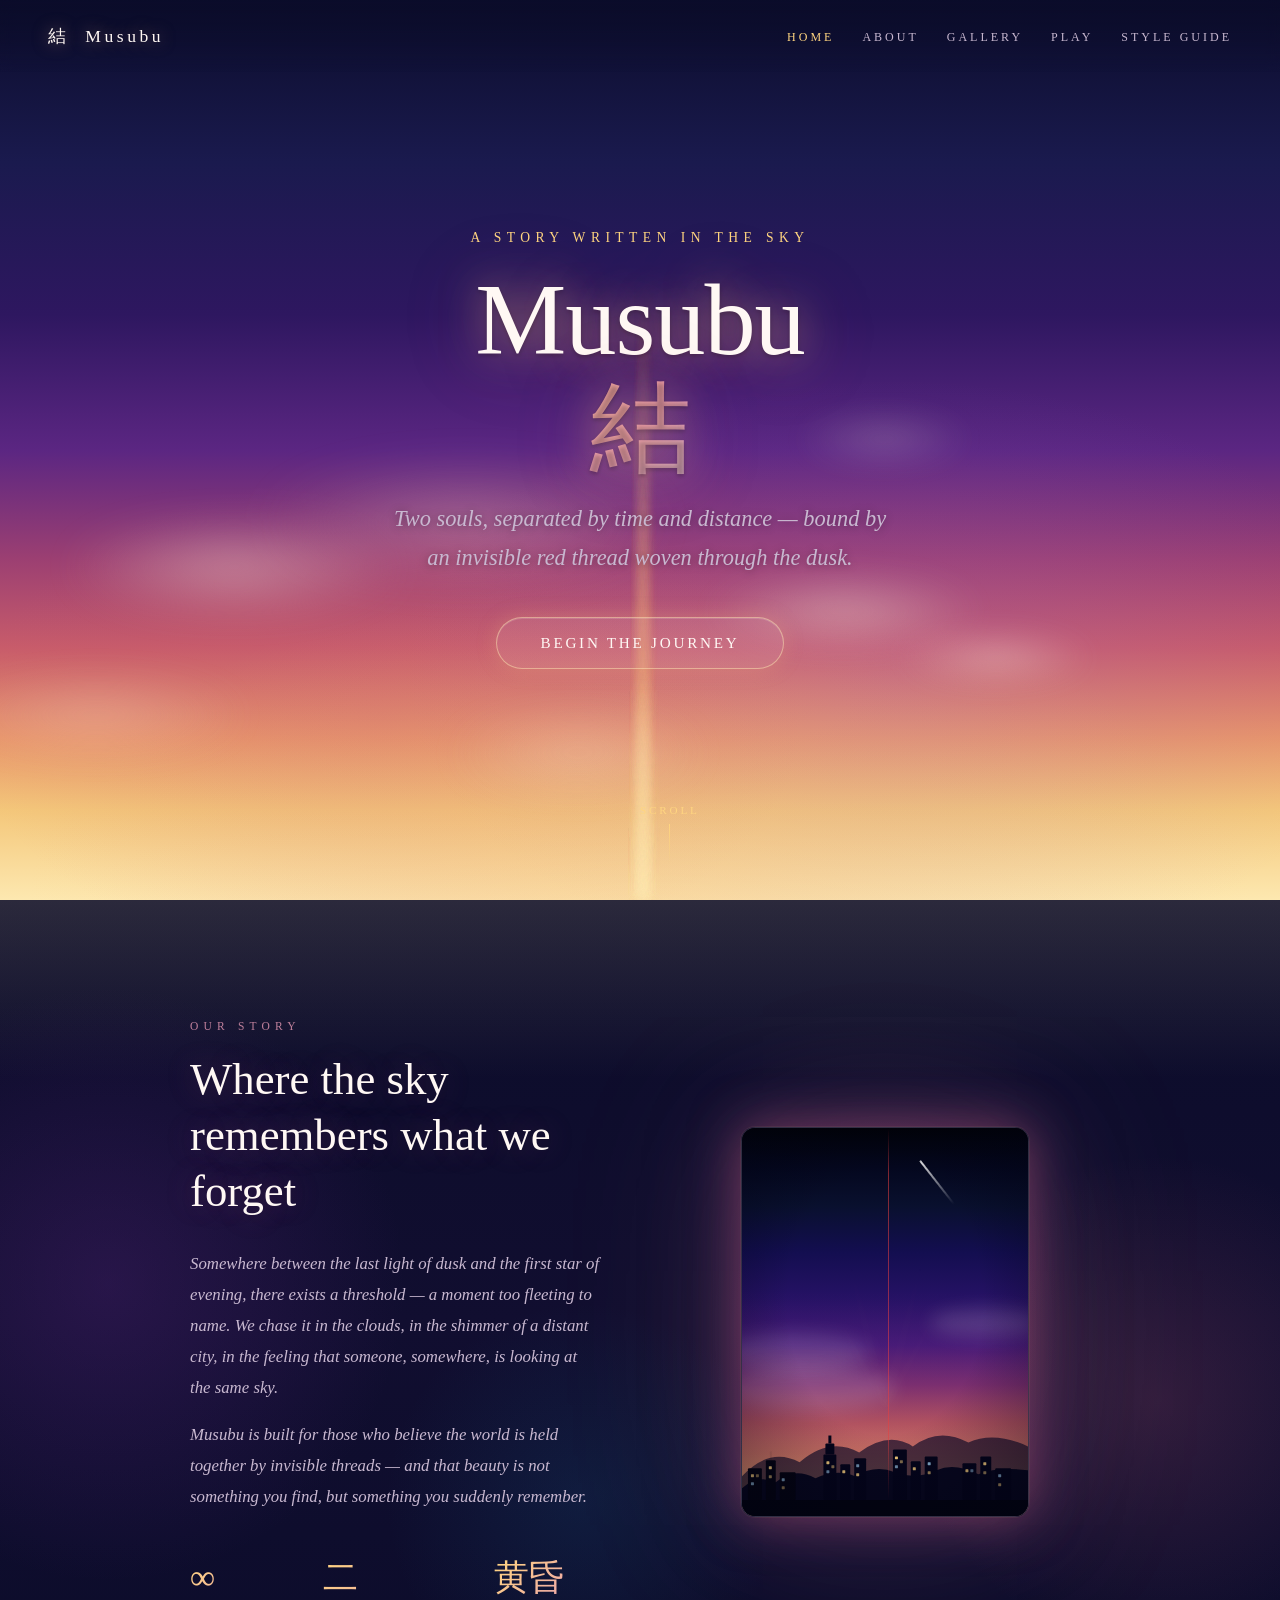
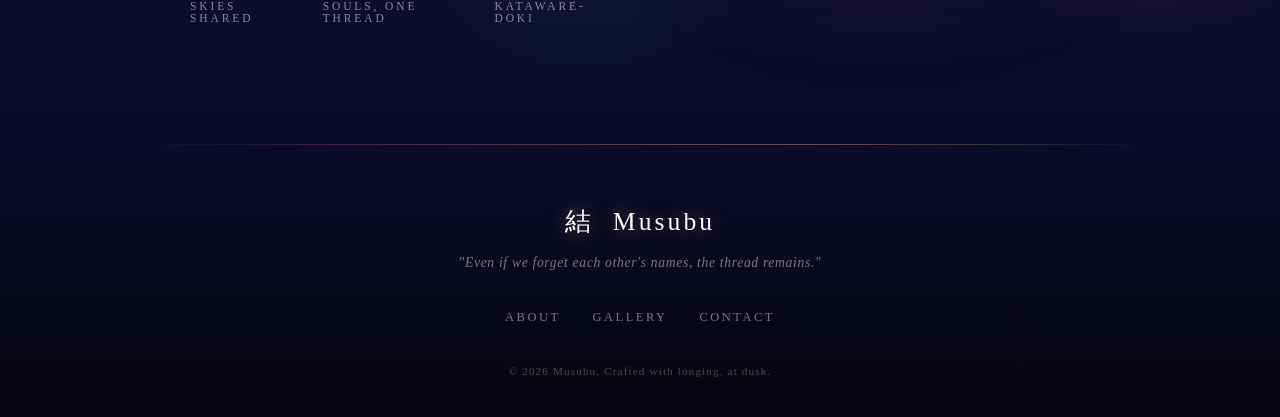
<file: index.html>
<!DOCTYPE html>
<html lang="en">
<head>
  <meta charset="UTF-8" />
  <meta name="viewport" content="width=device-width, initial-scale=1.0" />
  <title>Musubu — Where Threads Connect</title>
  <link rel="stylesheet" href="base.css" />
  <link rel="stylesheet" href="nav.css" />
  <style>
    /* ─── Nav fade-in (index-only) ──────────────────────────────── */
    .nav-logo,
    .nav-links a {
      animation: fade-up 1.4s 0.1s ease forwards;
      opacity: 0;
    }

    /* ─── Hero ──────────────────────────────────────────────────── */
    .hero {
      position: relative;
      width: 100%;
      height: 100vh;
      min-height: 600px;
      display: flex;
      align-items: center;
      justify-content: center;
      overflow: hidden;
      background:
        radial-gradient(ellipse 80% 60% at 50% 100%, #f4b87a44 0%, transparent 60%),
        radial-gradient(ellipse 60% 50% at 30% 80%,  #c45c7a33 0%, transparent 55%),
        radial-gradient(ellipse 70% 60% at 70% 75%,  #9b6fd433 0%, transparent 55%),
        linear-gradient(
          180deg,
          #0b0c2a 0%, #1a1a4e 18%, #2e1760 35%,
          #5b2682 50%, #9b3f72 62%, #c85c6a 72%,
          #e8956a 82%, #f4c77a 90%, #fde8b0 100%
        );
    }

    /* ─── Animated sky layers ───────────────────────────────────── */
    .sky-layer {
      position: absolute;
      inset: 0;
      pointer-events: none;
      opacity: 0;
    }
    .sky-layer-1 {
      background: linear-gradient(
        180deg,
        #04061a 0%, #0c0c38 16%, #1e1068 32%,
        #4a1a88 48%, #8840a8 62%, #c070c0 74%,
        #e0a0d0 86%, #f8d8f0 100%
      );
      animation: sky-cycle 18s 0s ease-in-out infinite;
    }
    .sky-layer-2 {
      background: linear-gradient(
        180deg,
        #080410 0%, #1a0820 16%, #4a0828 32%,
        #a01030 48%, #e03030 62%, #f06020 74%,
        #f8a040 86%, #fce090 100%
      );
      animation: sky-cycle 18s 6s ease-in-out infinite;
    }
    .sky-layer-3 {
      background: linear-gradient(
        180deg,
        #020408 0%, #060c20 16%, #0c1848 32%,
        #162860 48%, #204888 62%, #3870b0 74%,
        #70a8d8 86%, #b8d8f0 100%
      );
      animation: sky-cycle 18s 12s ease-in-out infinite;
    }
    @keyframes sky-cycle {
      0%          { opacity: 0; }
      11%, 33%    { opacity: 0.72; }
      50%, 100%   { opacity: 0; }
    }

    /* Stars */
    .stars { position: absolute; inset: 0; pointer-events: none; overflow: hidden; }
    .star {
      position: absolute; border-radius: 50%; background: white;
      animation: twinkle var(--d, 3s) ease-in-out infinite alternate;
      animation-delay: var(--delay, 0s); opacity: 0;
    }
    @keyframes twinkle {
      0%   { opacity: 0; transform: scale(0.6); }
      100% { opacity: var(--op, 0.9); transform: scale(1.2); }
    }

    /* Light rays */
    .rays {
      position: absolute; bottom: 0; left: 50%; transform: translateX(-50%);
      width: 200%; height: 85%; pointer-events: none; overflow: hidden;
    }
    .ray {
      position: absolute; bottom: 0; left: 50%;
      width: 2px; height: 100%; transform-origin: bottom center;
      background: linear-gradient(to top, #fde8b0cc 0%, #f4b87a55 30%, transparent 80%);
      filter: blur(6px);
      animation: ray-breathe 6s ease-in-out infinite alternate;
      animation-delay: var(--delay, 0s);
      opacity: var(--op, 0.4);
    }
    @keyframes ray-breathe {
      0%   { opacity: var(--op, 0.4); transform: translateX(-50%) rotate(var(--rot)) scaleX(1); }
      100% { opacity: calc(var(--op, 0.4) * 1.6); transform: translateX(-50%) rotate(var(--rot)) scaleX(1.5); }
    }

    /* Clouds */
    .clouds { position: absolute; inset: 0; pointer-events: none; overflow: hidden; }
    .cloud {
      position: absolute; border-radius: 50%;
      filter: blur(var(--blur, 18px)); opacity: var(--op, 0.55);
      animation: float-cloud var(--speed, 40s) ease-in-out infinite alternate;
      animation-delay: var(--delay, 0s);
    }
    @keyframes float-cloud {
      0%   { transform: translate(0px, 0px) scale(1); }
      50%  { transform: translate(var(--tx, 30px), var(--ty, -15px)) scale(1.04); }
      100% { transform: translate(calc(var(--tx, 30px) * 0.3), var(--ty2, 10px)) scale(0.97); }
    }

    /* ─── Hero Content ──────────────────────────────────────────── */
    .hero-content {
      position: relative; z-index: 10;
      text-align: center; padding: 0 24px;
      animation: fade-up 1.4s ease forwards;
      opacity: 0; transform: translateY(30px);
      will-change: transform;
    }
    .hero-eyebrow {
      font-family: 'Georgia', serif;
      font-size: clamp(0.7rem, 1.5vw, 0.85rem);
      letter-spacing: 0.4em; text-transform: uppercase;
      color: var(--gold); margin-bottom: 20px;
      animation: fade-up 1.4s 0.2s ease forwards; opacity: 0;
    }
    .hero-title {
      font-size: clamp(2.8rem, 8vw, 7rem);
      font-weight: 400; line-height: 1.05; letter-spacing: -0.01em;
      color: var(--cloud-white);
      text-shadow:
        0 0 40px rgba(244,184,122,0.6),
        0 0 80px rgba(196,92,122,0.4),
        0 2px 4px rgba(0,0,0,0.3);
      animation: fade-up 1.4s 0.35s ease forwards; opacity: 0;
      margin-bottom: 12px;
    }
    .hero-title span {
      display: block;
      background: linear-gradient(135deg, var(--gold) 0%, var(--blush) 50%, var(--sky) 100%);
      -webkit-background-clip: text; -webkit-text-fill-color: transparent; background-clip: text;
    }
    .hero-subtitle {
      font-size: clamp(1rem, 2.5vw, 1.4rem);
      font-weight: 400; font-style: italic;
      color: var(--text-muted);
      margin: 18px auto 40px; max-width: 520px; line-height: 1.75;
      text-shadow: 0 1px 8px rgba(0,0,0,0.4);
      animation: fade-up 1.4s 0.5s ease forwards; opacity: 0;
    }
    .hero-cta {
      display: inline-block; padding: 16px 44px;
      border: 1.5px solid rgba(253,232,176,0.5); border-radius: 50px;
      color: var(--cloud-white); text-decoration: none;
      font-size: 0.95rem; letter-spacing: 0.18em; text-transform: uppercase;
      background: rgba(255,255,255,0.07);
      backdrop-filter: blur(12px); -webkit-backdrop-filter: blur(12px);
      box-shadow: 0 0 20px rgba(244,184,122,0.25), inset 0 1px 0 rgba(255,255,255,0.15);
      transition: all 0.4s ease;
      animation: fade-up 1.4s 0.65s ease forwards; opacity: 0;
      cursor: pointer;
    }
    .hero-cta:hover {
      background: rgba(244,184,122,0.18);
      border-color: rgba(253,232,176,0.9);
      box-shadow: 0 0 40px rgba(244,184,122,0.45), 0 0 80px rgba(196,92,122,0.2), inset 0 1px 0 rgba(255,255,255,0.2);
      transform: translateY(-2px); letter-spacing: 0.22em;
    }

    /* Scroll indicator */
    .scroll-hint {
      position: absolute; bottom: 36px; left: 50%;
      transform: translateX(-50%);
      display: flex; flex-direction: column; align-items: center; gap: 8px;
      animation: fade-up 1.4s 1.2s ease forwards, bob 2.5s 2.6s ease-in-out infinite;
      opacity: 0; font-size: 0.7rem; letter-spacing: 0.25em;
      text-transform: uppercase; color: var(--gold);
    }
    @keyframes bob {
      0%, 100% { transform: translateX(-50%) translateY(0); }
      50%       { transform: translateX(-50%) translateY(6px); }
    }
    .scroll-hint::after {
      content: ''; display: block;
      width: 1px; height: 40px;
      background: linear-gradient(to bottom, var(--gold), transparent);
    }

    /* ─── Parallax wrapper ──────────────────────────────────────── */
    .hero-parallax {
      position: absolute; inset: 0; pointer-events: none;
      will-change: transform;
    }

    /* ─── About Section ─────────────────────────────────────────── */
    .about {
      position: relative;
      background: linear-gradient(180deg, #0b0c2a 0%, #110e30 50%, #0b0c2a 100%);
      padding: 120px 24px; overflow: hidden;
    }
    .about::before {
      content: ''; position: absolute; top: -1px; left: 0; right: 0;
      height: 180px;
      background: linear-gradient(to bottom, #fde8b022, transparent);
      pointer-events: none;
    }
    .orb {
      position: absolute; border-radius: 50%; pointer-events: none;
      animation: orb-pulse 8s ease-in-out infinite alternate;
    }
    .orb-1 { width:600px; height:600px; background:radial-gradient(circle,#5b268250 0%,transparent 70%); top:10%; left:-15%; animation-delay:0s; }
    .orb-2 { width:500px; height:500px; background:radial-gradient(circle,#c45c7a30 0%,transparent 70%); top:30%; right:-10%; animation-delay:-4s; }
    .orb-3 { width:400px; height:400px; background:radial-gradient(circle,#1a6e9b28 0%,transparent 70%); bottom:5%; left:30%; animation-delay:-2s; }
    @keyframes orb-pulse {
      0%   { transform: scale(1) translate(0,0); opacity:0.6; }
      100% { transform: scale(1.15) translate(20px,-20px); opacity:1; }
    }
    .about-inner {
      position: relative; z-index: 2;
      max-width: 900px; margin: 0 auto;
      display: grid; grid-template-columns: 1fr 1fr;
      gap: 80px; align-items: center;
    }
    .about-label {
      font-size: 0.72rem; letter-spacing: 0.45em; text-transform: uppercase;
      color: var(--blush); margin-bottom: 20px; opacity: 0.8;
    }
    .about-heading {
      font-size: clamp(1.8rem, 4vw, 2.8rem); font-weight: 400; line-height: 1.25;
      color: var(--cloud-white); text-shadow: 0 0 30px rgba(196,92,122,0.3);
      margin-bottom: 28px;
    }
    .about-text { font-size: 1.05rem; line-height: 1.85; color: var(--text-muted); font-style: italic; }
    .about-text + .about-text { margin-top: 16px; }
    /* ─── About Visual: anime cityscape scene ───────────────────── */
    .about-visual {
      position: relative; height: 440px;
      display: flex; align-items: center; justify-content: center;
    }
    /* Outer aura glow rings */
    .scene-aura {
      position: absolute; border-radius: 18px; pointer-events: none;
    }
    .scene-aura-1 {
      width: 310px; height: 410px;
      background: radial-gradient(ellipse, rgba(196,92,122,0.28) 0%, transparent 70%);
      animation: frame-breathe 6s ease-in-out infinite alternate;
    }
    .scene-aura-2 {
      width: 360px; height: 460px;
      background: radial-gradient(ellipse, rgba(91,38,130,0.16) 0%, transparent 70%);
      animation: frame-breathe 6s 2s ease-in-out infinite alternate;
    }
    /* Main scene frame */
    .scene-frame {
      position: relative; z-index: 2;
      width: 288px; height: 390px;
      border-radius: 14px; overflow: hidden;
      border: 1px solid rgba(255,240,200,0.14);
      box-shadow:
        0 0 0 1px rgba(255,210,120,0.06),
        0 0 50px rgba(196,92,122,0.5),
        0 0 100px rgba(91,38,130,0.32),
        0 0 180px rgba(244,184,122,0.18),
        inset 0 0 40px rgba(0,0,0,0.45);
      animation: frame-breathe 6s ease-in-out infinite alternate;
    }
    @keyframes frame-breathe {
      0%   { box-shadow: 0 0 50px rgba(196,92,122,0.5), 0 0 100px rgba(91,38,130,0.32), 0 0 180px rgba(244,184,122,0.18), inset 0 0 40px rgba(0,0,0,0.45); }
      100% { box-shadow: 0 0 70px rgba(196,92,122,0.7), 0 0 140px rgba(91,38,130,0.45), 0 0 240px rgba(244,184,122,0.28), inset 0 0 40px rgba(0,0,0,0.45); }
    }
    /* Sky gradient */
    .scene-sky {
      position: absolute; inset: 0;
      background: linear-gradient(
        180deg,
        #010208 0%, #04071e 10%, #09102e 20%,
        #130e50 32%, #261265 44%, #451a78 56%,
        #7a2e70 66%, #b05060 76%, #d4806a 87%, #f0bf7c 100%
      );
    }
    /* Stars layer */
    .scene-stars { position: absolute; inset: 0; overflow: hidden; pointer-events: none; }
    /* Horizon warm glow */
    .scene-horizon {
      position: absolute; bottom: 0; left: 0; right: 0; height: 58%;
      background: linear-gradient(
        to top,
        rgba(240,190,124,0.38) 0%,
        rgba(200,110,90,0.2)  28%,
        rgba(120,46,112,0.10) 58%,
        transparent 100%
      );
      pointer-events: none;
    }
    /* Light rays emanating from horizon */
    .scene-rays {
      position: absolute; bottom: 28%; left: 50%; transform: translateX(-50%);
      width: 220%; height: 72%;
      pointer-events: none; overflow: hidden;
    }
    .scene-ray {
      position: absolute; bottom: 0; left: 50%;
      width: 1.5px; height: 100%; transform-origin: bottom center;
      background: linear-gradient(to top, rgba(240,192,128,0.28) 0%, transparent 70%);
      filter: blur(3px);
      animation: ray-breathe 7s ease-in-out infinite alternate;
    }
    /* Clouds inside scene */
    .scene-cloud {
      position: absolute; border-radius: 50%;
      background: rgba(255,248,244,0.14); filter: blur(9px);
      animation: float-cloud var(--speed,20s) ease-in-out infinite alternate;
      animation-delay: var(--delay, 0s);
    }
    .sc-1 { width:150px; height:38px; bottom:37%; left:-22px; --speed:18s; --tx:22px; --ty:-6px; --ty2:4px; }
    .sc-2 { width:110px; height:28px; bottom:46%; right:-12px; --speed:24s; --delay:-6s; --tx:-16px; --ty:8px; --ty2:-4px; }
    .sc-3 { width:170px; height:46px; bottom:27%; left:-18px; --speed:28s; --delay:-10s; --tx:20px; --ty:-5px; --ty2:6px; }
    /* Shooting comet */
    .scene-comet {
      position: absolute; width: 1.5px; height: 55px;
      top: 7%; left: 68%; border-radius: 2px;
      background: linear-gradient(to bottom, rgba(255,255,255,0.9), transparent);
      transform: rotate(-38deg); filter: blur(0.5px);
      animation: comet-fall 6s ease-in infinite; animation-delay: 1.5s;
    }
    @keyframes comet-fall {
      0%   { opacity:0; transform:rotate(-38deg) translateY(-15px); }
      15%  { opacity:0.85; }
      75%  { opacity:0.75; }
      100% { opacity:0; transform:rotate(-38deg) translateY(70px); }
    }
    /* City SVG silhouette */
    .scene-silhouette { position:absolute; bottom:0; left:0; width:100%; height:auto; }
    /* Red thread drifting through scene */
    .scene-thread {
      position: absolute; left: 51%; top: 0; bottom: 0; width: 1.5px;
      background: linear-gradient(to bottom, transparent 0%, #e84040 12%, #e84040 78%, transparent 96%);
      filter: blur(0.5px); opacity: 0.55;
      animation: thread-drift 9s ease-in-out infinite alternate;
    }
    @keyframes thread-drift {
      0%   { transform: translateX(0) skewX(1deg); opacity: 0.55; }
      50%  { transform: translateX(4px) skewX(-1.5deg); opacity: 0.8; }
      100% { transform: translateX(-3px) skewX(0.8deg); opacity: 0.42; }
    }
    /* Edge vignette inside frame */
    .scene-vignette {
      position: absolute; inset: 0; pointer-events: none;
      background: radial-gradient(ellipse 85% 85% at 50% 45%, transparent 40%, rgba(1,2,16,0.6) 100%);
    }
    .about-stats { margin-top: 48px; display: flex; gap: 40px; }
    .stat { display: flex; flex-direction: column; gap: 4px; }
    .stat-number {
      font-size: 2.2rem; font-weight: 400;
      background: linear-gradient(135deg, var(--gold), var(--blush));
      -webkit-background-clip: text; -webkit-text-fill-color: transparent; background-clip: text;
      line-height: 1;
    }
    .stat-label {
      font-size: 0.72rem; letter-spacing: 0.25em; text-transform: uppercase;
      color: var(--text-muted); opacity: 0.7;
    }

    /* ─── Responsive ────────────────────────────────────────────── */
    @media (max-width: 720px) {
      .about-inner { grid-template-columns: 1fr; gap: 48px; }
      .about-visual { height: 330px; }
      .scene-frame { width: 216px; height: 292px; }
      .scene-aura-1 { width: 236px; height: 316px; }
      .scene-aura-2 { width: 270px; height: 350px; }
      .about-stats { gap: 28px; }
    }
    @media (max-width: 460px) {
      .hero-cta { padding: 14px 32px; font-size: 0.82rem; }
      .about-stats { flex-direction: column; gap: 20px; }
    }
  </style>
</head>
<body>

<!-- Loading screen -->
<div id="loading-screen">
  <div class="loading-logo">結 &nbsp;Musubu</div>
  <div class="loading-bar-wrap"><div class="loading-bar"></div></div>
</div>

<!-- Progress + back-to-top -->
<div id="scroll-progress"></div>
<button id="back-to-top" aria-label="Back to top">↑</button>

<!-- ═══════════════════════ NAV ════════════════════════════════════ -->
<nav>
  <a href="index.html" class="nav-logo">結 &nbsp;Musubu</a>
  <ul class="nav-links">
    <li><a href="index.html" class="active">Home</a></li>
    <li><a href="about.html">About</a></li>
    <li><a href="gallery.html">Gallery</a></li>
    <li><a href="memory.html">Play</a></li>
    <li><a href="styleguide.html">Style Guide</a></li>
  </ul>
</nav>

<!-- ═══════════════════════ HERO ═══════════════════════════════════ -->
<section class="hero" id="hero">

  <!-- Parallax wrapper (stars + clouds move at different speed) -->
  <div class="hero-parallax" id="parallax-wrap">
    <!-- Animated sky layers -->
    <div class="sky-layer sky-layer-1"></div>
    <div class="sky-layer sky-layer-2"></div>
    <div class="sky-layer sky-layer-3"></div>

    <div class="stars"  id="stars"></div>
    <div class="rays"   id="rays"></div>
    <div class="clouds" id="clouds"></div>
  </div>

  <!-- Content stays fixed relative to viewport -->
  <div class="hero-content">
    <p class="hero-eyebrow">A story written in the sky</p>
    <h1 class="hero-title">
      Musubu<br>
      <span>結</span>
    </h1>
    <p class="hero-subtitle">
      Two souls, separated by time and distance — bound by an invisible red thread woven through the dusk.
    </p>
    <a href="#about" class="hero-cta">Begin the Journey</a>
  </div>

  <div class="scroll-hint">Scroll</div>
</section>

<!-- ═══════════════════════ ABOUT ══════════════════════════════════ -->
<section class="about" id="about">
  <div class="orb orb-1"></div>
  <div class="orb orb-2"></div>
  <div class="orb orb-3"></div>

  <div class="about-inner">
    <div class="about-copy reveal">
      <p class="about-label">Our Story</p>
      <h2 class="about-heading">Where the sky remembers what we forget</h2>
      <p class="about-text">
        Somewhere between the last light of dusk and the first star of evening, there exists a threshold — a moment too fleeting to name. We chase it in the clouds, in the shimmer of a distant city, in the feeling that someone, somewhere, is looking at the same sky.
      </p>
      <p class="about-text">
        Musubu is built for those who believe the world is held together by invisible threads — and that beauty is not something you find, but something you suddenly remember.
      </p>
      <div class="about-stats">
        <div class="stat">
          <span class="stat-number">∞</span>
          <span class="stat-label">Skies shared</span>
        </div>
        <div class="stat">
          <span class="stat-number">二</span>
          <span class="stat-label">Souls, one thread</span>
        </div>
        <div class="stat">
          <span class="stat-number">黄昏</span>
          <span class="stat-label">Kataware-doki</span>
        </div>
      </div>
    </div>

    <div class="about-visual reveal" style="transition-delay: 0.2s;">
      <!-- Outer aura -->
      <div class="scene-aura scene-aura-2"></div>
      <div class="scene-aura scene-aura-1"></div>
      <!-- Scene painting -->
      <div class="scene-frame">
        <div class="scene-sky"></div>
        <div class="scene-stars" id="scene-stars"></div>
        <!-- Horizon light rays -->
        <div class="scene-rays">
          <div class="scene-ray" style="transform:translateX(-50%) rotate(-28deg); opacity:0.14; animation-delay:0s;"></div>
          <div class="scene-ray" style="transform:translateX(-50%) rotate(-14deg); opacity:0.20; animation-delay:0.7s;"></div>
          <div class="scene-ray" style="transform:translateX(-50%) rotate(0deg);   opacity:0.24; animation-delay:1.4s;"></div>
          <div class="scene-ray" style="transform:translateX(-50%) rotate(14deg);  opacity:0.20; animation-delay:0.4s;"></div>
          <div class="scene-ray" style="transform:translateX(-50%) rotate(28deg);  opacity:0.14; animation-delay:1.1s;"></div>
        </div>
        <div class="scene-horizon"></div>
        <!-- Drifting clouds -->
        <div class="scene-cloud sc-1"></div>
        <div class="scene-cloud sc-2"></div>
        <div class="scene-cloud sc-3"></div>
        <!-- Shooting star -->
        <div class="scene-comet"></div>
        <!-- City skyline silhouette -->
        <svg class="scene-silhouette" viewBox="0 0 288 148" preserveAspectRatio="xMidYMax meet" xmlns="http://www.w3.org/2000/svg">
          <!-- Distant mountains -->
          <path d="M0,148 L0,108 Q28,78 58,94 Q88,68 118,84 Q148,62 172,78 Q198,58 228,74 Q254,62 288,78 L288,148 Z" fill="#0a0828" opacity="0.65"/>
          <!-- Near hills -->
          <path d="M0,148 L0,120 Q16,106 34,114 Q52,98 74,110 Q96,100 114,108 Q134,96 154,104 Q174,112 196,102 Q214,94 238,106 Q258,98 288,102 L288,148 Z" fill="#07071e"/>
          <!-- Buildings left cluster -->
          <rect x="6"  y="100" width="14" height="32" fill="#040412" rx="1"/>
          <rect x="24" y="92"  width="10" height="40" fill="#040412" rx="1"/>
          <rect x="38" y="104" width="16" height="28" fill="#040412" rx="1"/>
          <rect x="28" y="83"  width="2"  height="9"  fill="#04041212"/><!-- antenna -->
          <!-- Buildings center-left -->
          <rect x="82"  y="86"  width="13" height="46" fill="#04041a" rx="1"/>
          <rect x="99"  y="96"  width="10" height="36" fill="#04041a" rx="1"/>
          <rect x="113" y="90"  width="12" height="42" fill="#04041a" rx="1"/>
          <rect x="84"  y="75"  width="9"  height="11" fill="#04041a" rx="1"/><!-- spire base -->
          <rect x="87"  y="67"  width="3"  height="8"  fill="#04041a"/><!-- spire -->
          <!-- Buildings center-right -->
          <rect x="152" y="81"  width="14" height="51" fill="#04041a" rx="1"/>
          <rect x="170" y="93"  width="10" height="39" fill="#04041a" rx="1"/>
          <rect x="184" y="88"  width="13" height="44" fill="#04041a" rx="1"/>
          <!-- Buildings right cluster -->
          <rect x="222" y="95"  width="14" height="37" fill="#04041a" rx="1"/>
          <rect x="240" y="88"  width="11" height="44" fill="#04041a" rx="1"/>
          <rect x="255" y="100" width="16" height="32" fill="#04041a" rx="1"/>
          <!-- Glowing windows — gold -->
          <rect x="9"   y="106" width="3" height="3" fill="#ffd580" opacity="0.85" rx="0.5"/>
          <rect x="14"  y="106" width="3" height="3" fill="#ffd580" opacity="0.5"  rx="0.5"/>
          <rect x="9"   y="114" width="3" height="3" fill="#9bc8e8" opacity="0.75" rx="0.5"/>
          <rect x="27"  y="98"  width="3" height="3" fill="#ffd580" opacity="0.9"  rx="0.5"/>
          <rect x="27"  y="107" width="3" height="3" fill="#ffd580" opacity="0.6"  rx="0.5"/>
          <rect x="40"  y="110" width="3" height="3" fill="#9bc8e8" opacity="0.7"  rx="0.5"/>
          <rect x="40"  y="118" width="3" height="3" fill="#ffd580" opacity="0.5"  rx="0.5"/>
          <rect x="85"  y="93"  width="3" height="3" fill="#ffd580" opacity="0.9"  rx="0.5"/>
          <rect x="85"  y="102" width="3" height="3" fill="#9bc8e8" opacity="0.65" rx="0.5"/>
          <rect x="90"  y="97"  width="3" height="3" fill="#ffd580" opacity="0.5"  rx="0.5"/>
          <rect x="101" y="102" width="3" height="3" fill="#ffd580" opacity="0.85" rx="0.5"/>
          <rect x="115" y="96"  width="3" height="3" fill="#9bc8e8" opacity="0.7"  rx="0.5"/>
          <rect x="115" y="105" width="3" height="3" fill="#ffd580" opacity="0.8"  rx="0.5"/>
          <rect x="154" y="88"  width="3" height="3" fill="#ffd580" opacity="0.95" rx="0.5"/>
          <rect x="154" y="97"  width="3" height="3" fill="#9bc8e8" opacity="0.7"  rx="0.5"/>
          <rect x="159" y="92"  width="3" height="3" fill="#ffd580" opacity="0.5"  rx="0.5"/>
          <rect x="172" y="99"  width="3" height="3" fill="#ffd580" opacity="0.8"  rx="0.5"/>
          <rect x="187" y="94"  width="3" height="3" fill="#9bc8e8" opacity="0.85" rx="0.5"/>
          <rect x="187" y="103" width="3" height="3" fill="#ffd580" opacity="0.6"  rx="0.5"/>
          <rect x="225" y="101" width="3" height="3" fill="#ffd580" opacity="0.8"  rx="0.5"/>
          <rect x="230" y="101" width="3" height="3" fill="#9bc8e8" opacity="0.55" rx="0.5"/>
          <rect x="243" y="94"  width="3" height="3" fill="#ffd580" opacity="0.9"  rx="0.5"/>
          <rect x="243" y="103" width="3" height="3" fill="#ffd580" opacity="0.55" rx="0.5"/>
          <rect x="258" y="106" width="3" height="3" fill="#9bc8e8" opacity="0.75" rx="0.5"/>
          <rect x="258" y="115" width="3" height="3" fill="#ffd580" opacity="0.6"  rx="0.5"/>
          <!-- Ground -->
          <rect x="0" y="132" width="288" height="16" fill="#020310"/>
        </svg>
        <!-- Red thread -->
        <div class="scene-thread"></div>
        <!-- Edge vignette -->
        <div class="scene-vignette"></div>
      </div>
    </div>
  </div>
</section>

<!-- ═══════════════════════ FOOTER ════════════════════════════════ -->
<footer>
  <div class="footer-logo">結 &nbsp;Musubu</div>
  <p class="footer-tagline">"Even if we forget each other's names, the thread remains."</p>
  <ul class="footer-links">
    <li><a href="about.html">About</a></li>
    <li><a href="gallery.html">Gallery</a></li>
    <li><a href="#">Contact</a></li>
  </ul>
  <p class="footer-copy">&copy; 2026 Musubu. Crafted with longing, at dusk.</p>
</footer>

<script>
  /* ─── Generate Stars ──────────────────────────────────────────── */
  const starsEl = document.getElementById('stars');
  for (let i = 0; i < 160; i++) {
    const s = document.createElement('div');
    s.className = 'star';
    const size = Math.random() * 2.5 + 0.5;
    const top  = Math.random() * 60;
    s.style.cssText = `
      width:${size}px; height:${size}px;
      top:${top}%; left:${Math.random() * 100}%;
      --d:${2 + Math.random() * 4}s;
      --delay:${-Math.random() * 4}s;
      --op:${0.4 + Math.random() * 0.6};
    `;
    starsEl.appendChild(s);
  }

  /* ─── Generate Light Rays ─────────────────────────────────────── */
  const raysEl = document.getElementById('rays');
  const rayAngles = [-55,-42,-30,-20,-12,-5,0,5,12,20,30,42,55,68,-68];
  rayAngles.forEach((angle, i) => {
    const r = document.createElement('div');
    r.className = 'ray';
    const op = Math.max(0.08, 0.45 - Math.abs(angle) * 0.004);
    r.style.cssText = `
      --rot:${angle}deg; --op:${op}; --delay:${i * 0.4}s;
      width:${3 + Math.random() * 5}px;
    `;
    raysEl.appendChild(r);
  });

  /* ─── Generate Clouds ─────────────────────────────────────────── */
  const cloudsEl = document.getElementById('clouds');
  [
    { w:340, h:90,  top:58, left:5,   blur:22, op:0.50, tx:40,  ty:-12, ty2:8,  speed:35 },
    { w:280, h:70,  top:64, left:55,  blur:18, op:0.45, tx:-30, ty:-8,  ty2:12, speed:42 },
    { w:420, h:110, top:52, left:20,  blur:28, op:0.35, tx:25,  ty:-18, ty2:6,  speed:50 },
    { w:200, h:55,  top:70, left:70,  blur:14, op:0.40, tx:-20, ty:-6,  ty2:10, speed:30 },
    { w:320, h:80,  top:75, left:-5,  blur:20, op:0.30, tx:35,  ty:-10, ty2:5,  speed:45 },
    { w:180, h:50,  top:46, left:62,  blur:16, op:0.28, tx:-18, ty:-14, ty2:7,  speed:38 },
    { w:260, h:65,  top:80, left:35,  blur:24, op:0.38, tx:22,  ty:-6,  ty2:9,  speed:55 },
  ].forEach((c, i) => {
    const el = document.createElement('div');
    el.className = 'cloud';
    const hue = 20 + Math.random() * 30;
    el.style.cssText = `
      width:${c.w}px; height:${c.h}px;
      top:${c.top}%; left:${c.left}%;
      background:radial-gradient(ellipse,hsla(${hue},80%,92%,0.9) 0%,transparent 70%);
      --blur:${c.blur}px; --op:${c.op};
      --tx:${c.tx}px; --ty:${c.ty}px; --ty2:${c.ty2}px;
      --speed:${c.speed}s; --delay:${-i * 5}s;
    `;
    cloudsEl.appendChild(el);
  });

  /* ─── Scene Stars (inside about visual) ──────────────────────── */
  const sceneStarsEl = document.getElementById('scene-stars');
  for (let i = 0; i < 55; i++) {
    const s = document.createElement('div');
    const size = Math.random() * 1.6 + 0.4;
    s.style.cssText = `
      position:absolute; border-radius:50%; background:white;
      width:${size}px; height:${size}px;
      top:${Math.random() * 58}%; left:${Math.random() * 100}%;
      --d:${2 + Math.random() * 3}s; --delay:${-Math.random() * 4}s;
      --op:${0.45 + Math.random() * 0.55};
      animation:twinkle var(--d,3s) ease-in-out infinite alternate;
      animation-delay:var(--delay,0s); opacity:0;
    `;
    sceneStarsEl.appendChild(s);
  }

  /* ─── Parallax on scroll ──────────────────────────────────────── */
  const parallaxWrap = document.getElementById('parallax-wrap');
  window.addEventListener('scroll', () => {
    const y = window.scrollY;
    parallaxWrap.style.transform = `translateY(${y * 0.35}px)`;
  }, { passive: true });

  /* ─── Smooth CTA scroll ───────────────────────────────────────── */
  document.querySelector('.hero-cta').addEventListener('click', e => {
    e.preventDefault();
    document.getElementById('about').scrollIntoView({ behavior: 'smooth' });
  });
</script>
<script src="shared.js"></script>
</body>
</html>
</file>
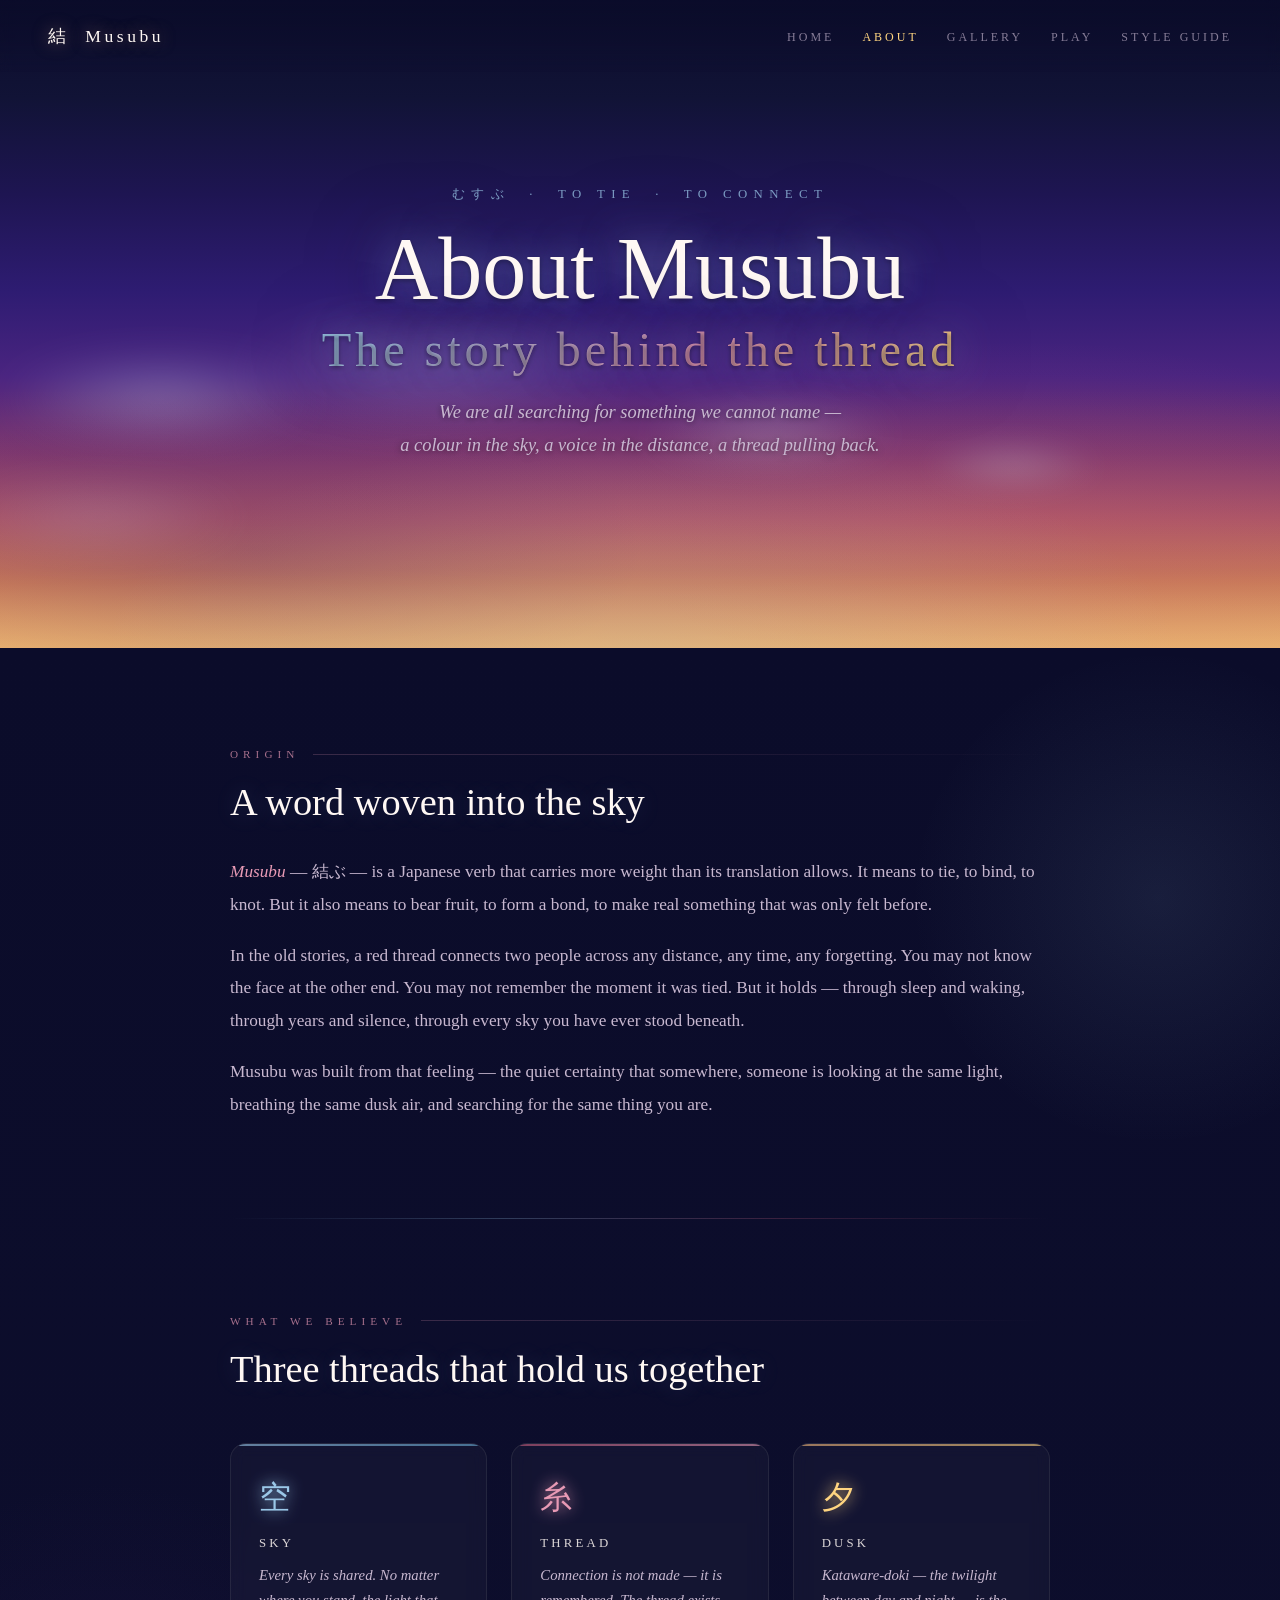
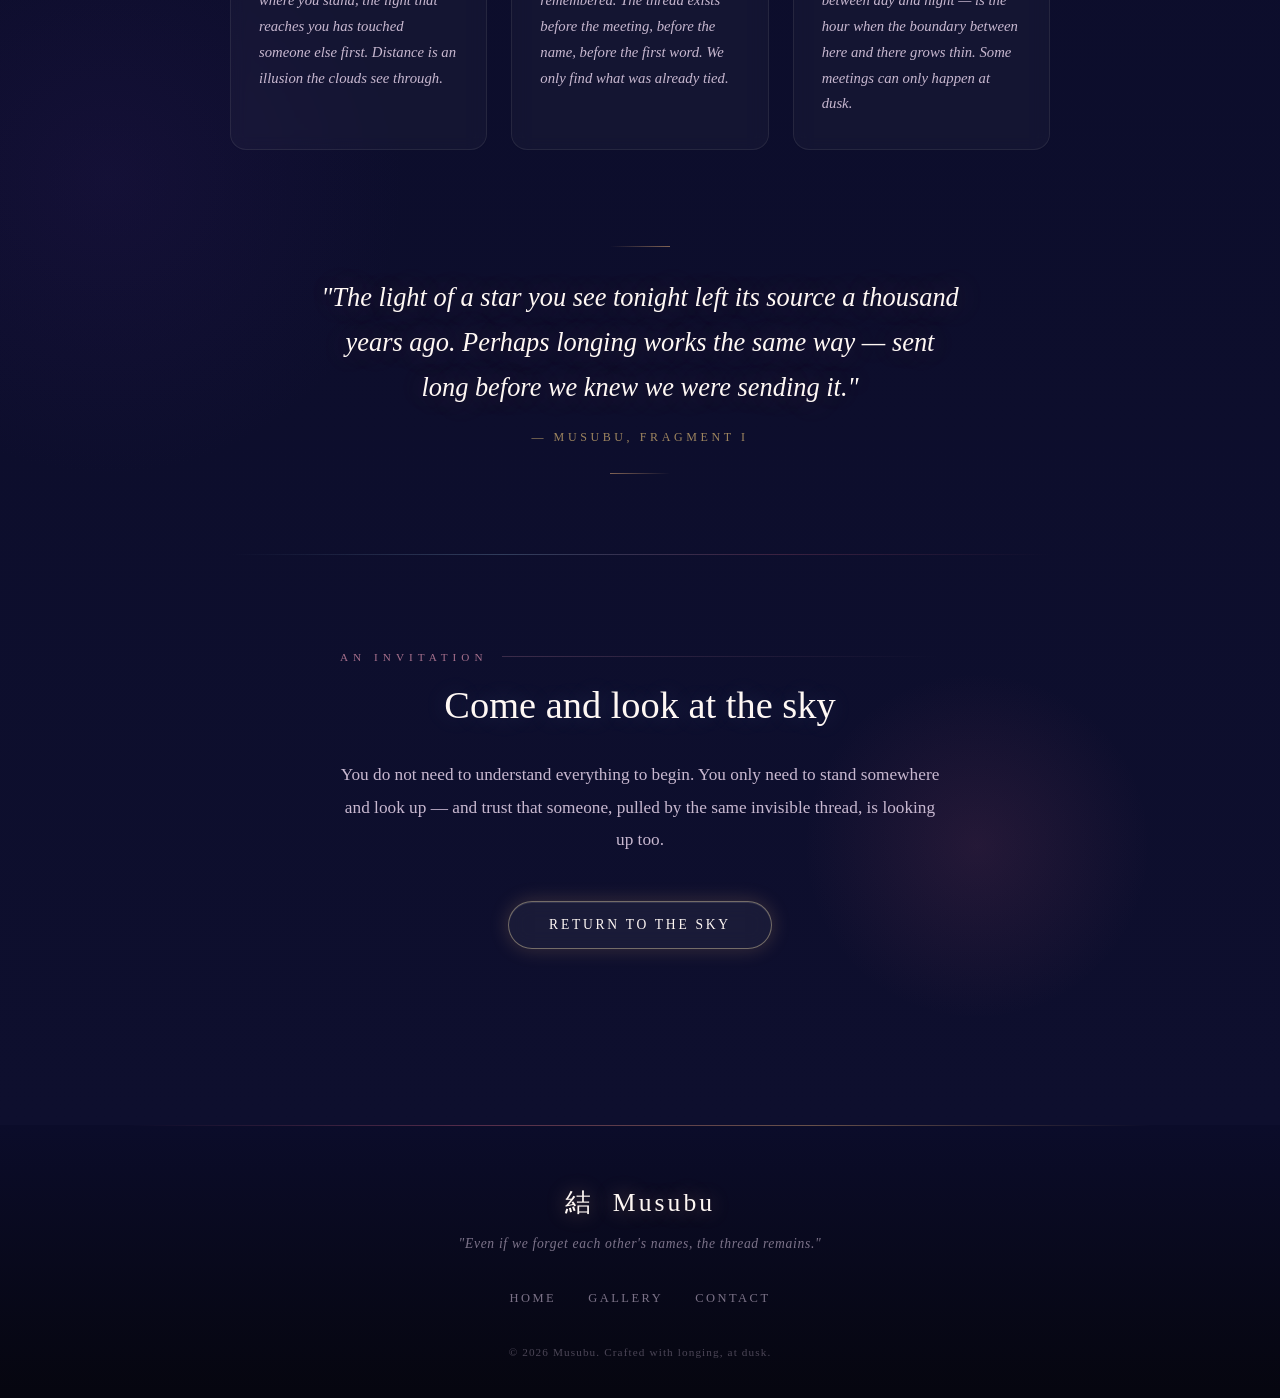
<file: about.html>
<!DOCTYPE html>
<html lang="en">
<head>
  <meta charset="UTF-8" />
  <meta name="viewport" content="width=device-width, initial-scale=1.0" />
  <title>About — Musubu</title>
  <link rel="stylesheet" href="base.css" />
  <link rel="stylesheet" href="nav.css" />
  <style>
    /* ─── Page Header ───────────────────────────────────────────── */
    .page-header {
      position: relative;
      width: 100%; height: 72vh; min-height: 480px;
      display: flex; align-items: center; justify-content: center;
      overflow: hidden;
      background:
        radial-gradient(ellipse 70% 55% at 50% 100%, #9bc8e833 0%, transparent 60%),
        radial-gradient(ellipse 55% 45% at 20% 85%,  #3d1f6e44 0%, transparent 55%),
        radial-gradient(ellipse 60% 50% at 80% 80%,  #c45c7a28 0%, transparent 55%),
        linear-gradient(
          180deg,
          #0b0c2a 0%, #111336 15%, #1e1552 30%,
          #2e1c72 45%, #4a2480 58%, #7a3470 70%,
          #a85068 80%, #c87858 90%, #e8b070 100%
        );
    }

    .stars { position: absolute; inset: 0; pointer-events: none; overflow: hidden; }
    .star {
      position: absolute; border-radius: 50%; background: white;
      animation: twinkle var(--d, 3s) ease-in-out infinite alternate;
      animation-delay: var(--delay, 0s); opacity: 0;
    }
    @keyframes twinkle {
      0%   { opacity: 0; transform: scale(0.6); }
      100% { opacity: var(--op, 0.9); transform: scale(1.2); }
    }

    .clouds { position: absolute; inset: 0; pointer-events: none; overflow: hidden; }
    .cloud {
      position: absolute; border-radius: 50%;
      filter: blur(var(--blur, 18px)); opacity: var(--op, 0.5);
      animation: drift var(--speed, 40s) ease-in-out infinite alternate;
      animation-delay: var(--delay, 0s);
    }
    @keyframes drift {
      0%   { transform: translate(0px, 0px); }
      100% { transform: translate(var(--tx, 25px), var(--ty, -10px)); }
    }

    .horizon-glow {
      position: absolute; bottom: 0; left: 0; right: 0; height: 40%;
      background: linear-gradient(to top, rgba(232,176,112,0.35) 0%, rgba(200,120,88,0.18) 30%, transparent 100%);
      pointer-events: none;
    }

    .header-content {
      position: relative; z-index: 10;
      text-align: center; padding: 0 24px;
      animation: fade-up 1.2s 0.2s ease forwards;
      opacity: 0; transform: translateY(24px);
    }

    .header-kana {
      font-size: clamp(0.65rem, 1.4vw, 0.8rem);
      letter-spacing: 0.5em; text-transform: uppercase;
      color: var(--sky); opacity: 0.75;
      margin-bottom: 18px; display: block;
    }
    .header-title {
      font-size: clamp(2.4rem, 7vw, 5.5rem);
      font-weight: 400; color: var(--cloud-white); line-height: 1.08;
      text-shadow: 0 0 40px rgba(155,200,232,0.5), 0 0 80px rgba(61,31,110,0.6), 0 2px 4px rgba(0,0,0,0.4);
      margin-bottom: 20px;
    }
    .header-title em {
      display: block; font-style: normal; font-size: 0.55em; letter-spacing: 0.08em;
      background: linear-gradient(135deg, var(--sky) 0%, var(--blush) 60%, var(--gold) 100%);
      -webkit-background-clip: text; -webkit-text-fill-color: transparent; background-clip: text;
      margin-top: 8px;
    }
    .header-verse {
      font-size: clamp(0.9rem, 2vw, 1.15rem);
      font-style: italic; color: var(--text-muted);
      max-width: 480px; margin: 0 auto; line-height: 1.8;
      text-shadow: 0 1px 6px rgba(0,0,0,0.5);
    }

    /* ─── Content Body ──────────────────────────────────────────── */
    .content {
      position: relative;
      background: linear-gradient(180deg, #0b0c2a 0%, #0e0f2e 100%);
      padding: 100px 24px 80px; overflow: hidden;
    }
    .orb {
      position: absolute; border-radius: 50%; pointer-events: none;
      animation: orb-drift 10s ease-in-out infinite alternate;
    }
    .orb-a { width:500px; height:500px; background:radial-gradient(circle,#9bc8e818 0%,transparent 70%); top:0; right:-10%; animation-delay:-2s; }
    .orb-b { width:600px; height:600px; background:radial-gradient(circle,#3d1f6e28 0%,transparent 70%); top:40%; left:-15%; animation-delay:-5s; }
    .orb-c { width:350px; height:350px; background:radial-gradient(circle,#c45c7a20 0%,transparent 70%); bottom:5%; right:10%; animation-delay:-8s; }
    @keyframes orb-drift {
      0%   { transform: translate(0,0) scale(1); }
      100% { transform: translate(15px,-25px) scale(1.1); }
    }

    .content-inner { position: relative; z-index: 2; max-width: 820px; margin: 0 auto; }

    .section { margin-bottom: 96px; }

    .section-tag {
      font-size: 0.7rem; letter-spacing: 0.45em; text-transform: uppercase;
      color: var(--blush); opacity: 0.7; margin-bottom: 18px;
      display: flex; align-items: center; gap: 14px;
    }
    .section-tag::after {
      content: ''; flex: 1; height: 1px;
      background: linear-gradient(to right, rgba(232,154,181,0.3), transparent);
    }
    .section-heading {
      font-size: clamp(1.6rem, 3.5vw, 2.4rem); font-weight: 400;
      color: var(--cloud-white); line-height: 1.3; margin-bottom: 28px;
      text-shadow: 0 0 24px rgba(155,200,232,0.2);
    }
    .section-body { font-size: 1.08rem; line-height: 1.9; color: var(--text-muted); }
    .section-body p + p { margin-top: 18px; }
    .section-body em { color: var(--blush); font-style: italic; }

    .divider {
      width: 100%; height: 1px;
      background: linear-gradient(to right, transparent, rgba(155,200,232,0.25), rgba(196,92,122,0.25), transparent);
      margin: 0 auto 96px;
    }

    /* Thread cards */
    .cards { display: grid; grid-template-columns: repeat(3, 1fr); gap: 24px; margin-top: 48px; }
    .card {
      position: relative; padding: 32px 28px;
      border: 1px solid rgba(255,245,220,0.08); border-radius: 16px;
      background: rgba(255,255,255,0.03); backdrop-filter: blur(8px); -webkit-backdrop-filter: blur(8px);
      overflow: hidden;
      transition: border-color 0.4s, box-shadow 0.4s, transform 0.4s;
    }
    .card:hover {
      border-color: rgba(255,245,220,0.2);
      box-shadow: 0 0 40px rgba(155,200,232,0.1);
      transform: translateY(-4px);
    }
    .card::before {
      content: ''; position: absolute; top: 0; left: 0; right: 0;
      height: 2px; background: var(--grad); opacity: 0.6;
    }
    .card-glyph { font-size: 2rem; margin-bottom: 16px; display: block; filter: drop-shadow(0 0 8px currentColor); }
    .card-title { font-size: 0.8rem; letter-spacing: 0.25em; text-transform: uppercase; color: var(--cloud-white); margin-bottom: 12px; opacity: 0.85; }
    .card-text { font-size: 0.92rem; line-height: 1.75; color: var(--text-muted); font-style: italic; }

    /* Quote block */
    .quote-block { margin: 80px auto; max-width: 640px; text-align: center; position: relative; }
    .quote-block::before, .quote-block::after {
      content: ''; display: block; width: 60px; height: 1px;
      background: linear-gradient(to right, transparent, rgba(244,184,122,0.5));
      margin: 0 auto 28px;
    }
    .quote-block::after {
      background: linear-gradient(to left, transparent, rgba(244,184,122,0.5));
      margin: 28px auto 0;
    }
    .quote-text {
      font-size: clamp(1.2rem, 2.5vw, 1.65rem); font-style: italic; line-height: 1.7;
      color: var(--cloud-white); text-shadow: 0 0 30px rgba(244,184,122,0.3);
    }
    .quote-attr {
      display: block; margin-top: 20px; font-size: 0.75rem; letter-spacing: 0.3em;
      text-transform: uppercase; color: var(--gold); opacity: 0.6;
    }

    /* ─── Responsive ────────────────────────────────────────────── */
    @media (max-width: 680px) {
      .cards { grid-template-columns: 1fr; gap: 16px; }
    }
  </style>
</head>
<body>

<!-- Loading screen -->
<div id="loading-screen">
  <div class="loading-logo">結 &nbsp;Musubu</div>
  <div class="loading-bar-wrap"><div class="loading-bar"></div></div>
</div>

<!-- Progress + back-to-top -->
<div id="scroll-progress"></div>
<button id="back-to-top" aria-label="Back to top">↑</button>

<!-- ═══════════════════════ NAV ════════════════════════════════════ -->
<nav>
  <a href="index.html" class="nav-logo">結 &nbsp;Musubu</a>
  <ul class="nav-links">
    <li><a href="index.html">Home</a></li>
    <li><a href="about.html" class="active">About</a></li>
    <li><a href="gallery.html">Gallery</a></li>
    <li><a href="memory.html">Play</a></li>
    <li><a href="styleguide.html">Style Guide</a></li>
  </ul>
</nav>

<!-- ═══════════════════════ PAGE HEADER ═══════════════════════════ -->
<header class="page-header" id="top">
  <div class="stars"  id="stars"></div>
  <div class="clouds" id="clouds"></div>
  <div class="horizon-glow"></div>

  <div class="header-content">
    <span class="header-kana">むすぶ &nbsp;·&nbsp; to tie &nbsp;·&nbsp; to connect</span>
    <h1 class="header-title">
      About Musubu
      <em>The story behind the thread</em>
    </h1>
    <p class="header-verse">
      We are all searching for something we cannot name —<br>
      a colour in the sky, a voice in the distance, a thread pulling back.
    </p>
  </div>
</header>

<!-- ═══════════════════════ CONTENT ═══════════════════════════════ -->
<main class="content">
  <div class="orb orb-a"></div>
  <div class="orb orb-b"></div>
  <div class="orb orb-c"></div>

  <div class="content-inner">

    <!-- Origin -->
    <section class="section reveal">
      <p class="section-tag">Origin</p>
      <h2 class="section-heading">A word woven into the sky</h2>
      <div class="section-body">
        <p>
          <em>Musubu</em> — 結ぶ — is a Japanese verb that carries more weight than its translation allows.
          It means to tie, to bind, to knot. But it also means to bear fruit, to form a bond, to make real
          something that was only felt before.
        </p>
        <p>
          In the old stories, a red thread connects two people across any distance, any time, any forgetting.
          You may not know the face at the other end. You may not remember the moment it was tied.
          But it holds — through sleep and waking, through years and silence, through every sky you have ever stood beneath.
        </p>
        <p>
          Musubu was built from that feeling — the quiet certainty that somewhere, someone is looking at the same light,
          breathing the same dusk air, and searching for the same thing you are.
        </p>
      </div>
    </section>

    <div class="divider reveal"></div>

    <!-- Three pillars -->
    <section class="section reveal">
      <p class="section-tag">What we believe</p>
      <h2 class="section-heading">Three threads that hold us together</h2>
      <div class="cards">
        <div class="card reveal" style="--grad: linear-gradient(90deg, #9bc8e8, #6aaed4); transition-delay: 0.1s;">
          <span class="card-glyph" style="color: var(--sky);">空</span>
          <p class="card-title">Sky</p>
          <p class="card-text">Every sky is shared. No matter where you stand, the light that reaches you has touched someone else first. Distance is an illusion the clouds see through.</p>
        </div>
        <div class="card reveal" style="--grad: linear-gradient(90deg, #c45c7a, #e89ab5); transition-delay: 0.2s;">
          <span class="card-glyph" style="color: var(--blush);">糸</span>
          <p class="card-title">Thread</p>
          <p class="card-text">Connection is not made — it is remembered. The thread exists before the meeting, before the name, before the first word. We only find what was already tied.</p>
        </div>
        <div class="card reveal" style="--grad: linear-gradient(90deg, #f4b87a, #ffd580); transition-delay: 0.3s;">
          <span class="card-glyph" style="color: var(--gold);">夕</span>
          <p class="card-title">Dusk</p>
          <p class="card-text">Kataware-doki — the twilight between day and night — is the hour when the boundary between here and there grows thin. Some meetings can only happen at dusk.</p>
        </div>
      </div>
    </section>

    <!-- Quote -->
    <div class="quote-block reveal">
      <p class="quote-text">
        "The light of a star you see tonight left its source a thousand years ago.
        Perhaps longing works the same way — sent long before we knew we were sending it."
      </p>
      <span class="quote-attr">— Musubu, fragment I</span>
    </div>

    <div class="divider reveal"></div>

    <!-- Closing -->
    <section class="section reveal" style="text-align: center; max-width: 600px; margin-left: auto; margin-right: auto;">
      <p class="section-tag" style="justify-content: center;">An invitation</p>
      <h2 class="section-heading">Come and look at the sky</h2>
      <div class="section-body">
        <p>
          You do not need to understand everything to begin.
          You only need to stand somewhere and look up —
          and trust that someone, pulled by the same invisible thread,
          is looking up too.
        </p>
      </div>
      <a href="index.html" style="
        display: inline-block; margin-top: 44px;
        padding: 15px 40px;
        border: 1.5px solid rgba(253,232,176,0.4); border-radius: 50px;
        color: var(--cloud-white); text-decoration: none;
        font-size: 0.85rem; letter-spacing: 0.2em; text-transform: uppercase;
        background: rgba(255,255,255,0.05);
        backdrop-filter: blur(10px); -webkit-backdrop-filter: blur(10px);
        box-shadow: 0 0 20px rgba(244,184,122,0.2), inset 0 1px 0 rgba(255,255,255,0.1);
        transition: all 0.4s ease;
      " onmouseover="this.style.background='rgba(244,184,122,0.15)';this.style.borderColor='rgba(253,232,176,0.8)';this.style.boxShadow='0 0 40px rgba(244,184,122,0.4),inset 0 1px 0 rgba(255,255,255,0.15)';this.style.transform='translateY(-2px)'"
         onmouseout="this.style.background='rgba(255,255,255,0.05)';this.style.borderColor='rgba(253,232,176,0.4)';this.style.boxShadow='0 0 20px rgba(244,184,122,0.2),inset 0 1px 0 rgba(255,255,255,0.1)';this.style.transform='translateY(0)'">
        Return to the Sky
      </a>
    </section>

  </div>
</main>

<!-- ═══════════════════════ FOOTER ════════════════════════════════ -->
<footer>
  <div class="footer-logo">結 &nbsp;Musubu</div>
  <p class="footer-tagline">"Even if we forget each other's names, the thread remains."</p>
  <ul class="footer-links">
    <li><a href="index.html">Home</a></li>
    <li><a href="gallery.html">Gallery</a></li>
    <li><a href="#">Contact</a></li>
  </ul>
  <p class="footer-copy">&copy; 2026 Musubu. Crafted with longing, at dusk.</p>
</footer>

<script>
  /* ─── Stars ───────────────────────────────────────────────────── */
  const starsEl = document.getElementById('stars');
  for (let i = 0; i < 130; i++) {
    const s = document.createElement('div');
    s.className = 'star';
    const size = Math.random() * 2.2 + 0.5;
    s.style.cssText = `
      width:${size}px; height:${size}px;
      top:${Math.random() * 65}%; left:${Math.random() * 100}%;
      --d:${2 + Math.random() * 4}s;
      --delay:${-Math.random() * 4}s;
      --op:${0.35 + Math.random() * 0.65};
    `;
    starsEl.appendChild(s);
  }

  /* ─── Clouds ──────────────────────────────────────────────────── */
  const cloudsEl = document.getElementById('clouds');
  [
    { w:320, h:85,  top:55, left:0,   blur:22, op:0.45, tx:35,  ty:-10, speed:38 },
    { w:260, h:65,  top:62, left:50,  blur:18, op:0.38, tx:-28, ty:-7,  speed:44 },
    { w:400, h:100, top:50, left:18,  blur:28, op:0.30, tx:20,  ty:-15, speed:52 },
    { w:180, h:50,  top:68, left:72,  blur:14, op:0.35, tx:-18, ty:-5,  speed:32 },
    { w:300, h:75,  top:74, left:-4,  blur:20, op:0.28, tx:30,  ty:-8,  speed:48 },
  ].forEach((c, i) => {
    const el = document.createElement('div');
    el.className = 'cloud';
    const hue = 200 + Math.random() * 40;
    el.style.cssText = `
      width:${c.w}px; height:${c.h}px;
      top:${c.top}%; left:${c.left}%;
      background:radial-gradient(ellipse,hsla(${hue},50%,88%,0.85) 0%,transparent 70%);
      --blur:${c.blur}px; --op:${c.op};
      --tx:${c.tx}px; --ty:${c.ty}px;
      --speed:${c.speed}s; --delay:${-i * 6}s;
    `;
    cloudsEl.appendChild(el);
  });
</script>
<script src="shared.js"></script>
</body>
</html>
</file>
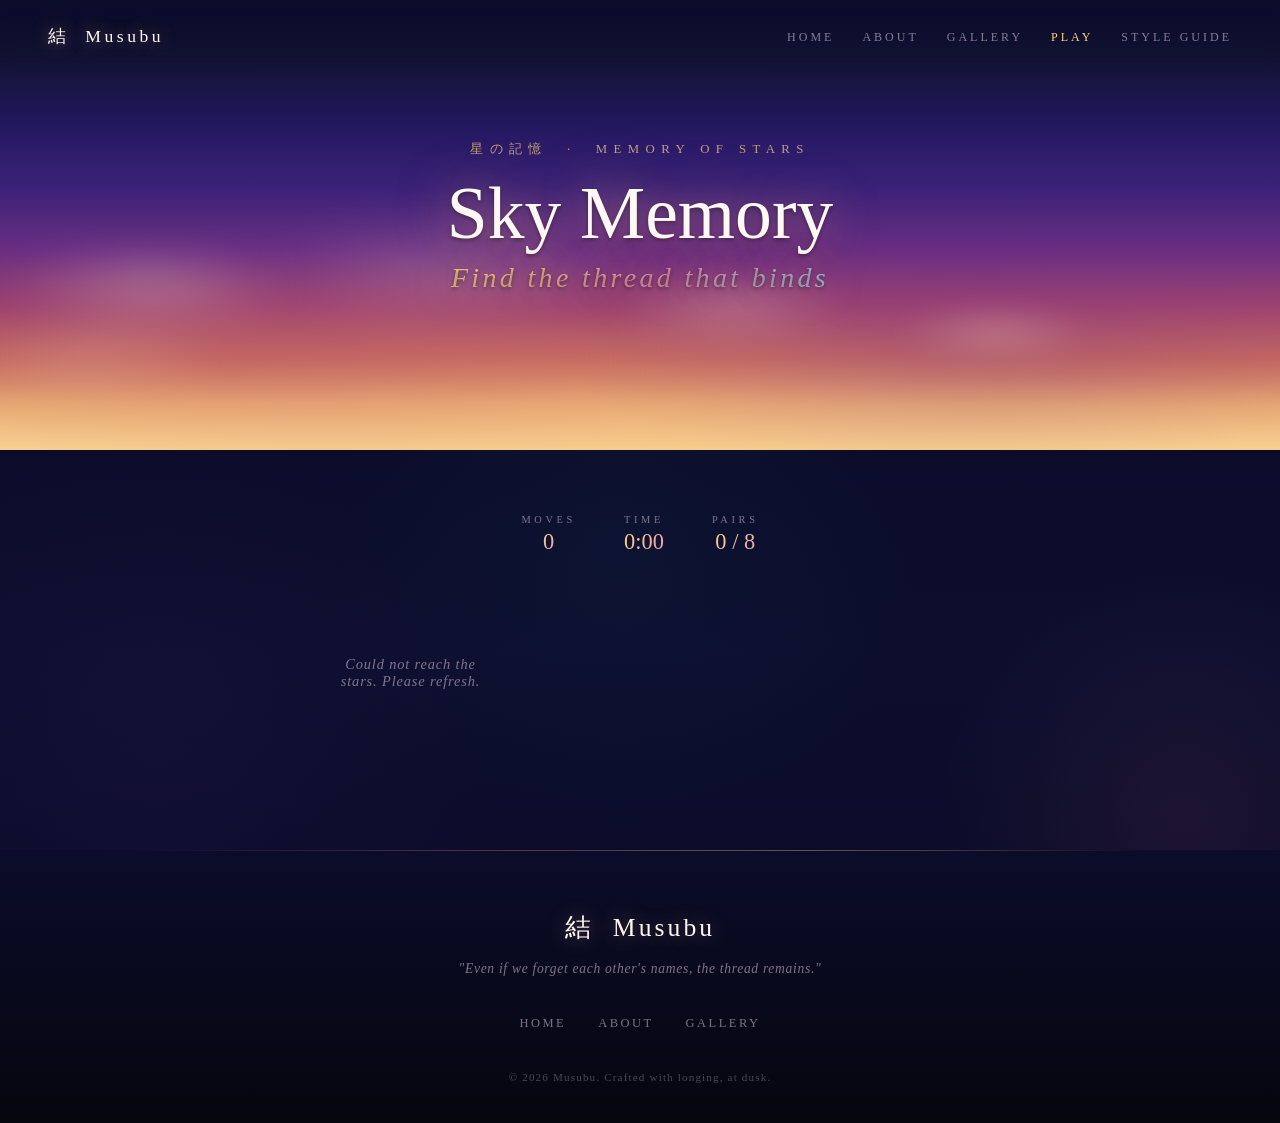
<file: memory.html>
<!DOCTYPE html>
<html lang="en">
<head>
  <meta charset="UTF-8" />
  <meta name="viewport" content="width=device-width, initial-scale=1.0" />
  <title>Sky Memory — Musubu</title>
  <link rel="stylesheet" href="base.css" />
  <link rel="stylesheet" href="nav.css" />
  <style>
    /* ─── Page Header ───────────────────────────────────────────── */
    .page-header {
      position: relative;
      width: 100%; height: 50vh; min-height: 320px;
      display: flex; align-items: center; justify-content: center;
      overflow: hidden;
      background:
        radial-gradient(ellipse 65% 50% at 50% 100%, #f4b87a33 0%, transparent 60%),
        radial-gradient(ellipse 50% 45% at 25% 85%,  #c45c7a28 0%, transparent 55%),
        radial-gradient(ellipse 55% 50% at 75% 80%,  #6b2fa033 0%, transparent 55%),
        linear-gradient(
          180deg,
          #0b0c2a 0%, #141436 14%, #231860 28%,
          #3c2278 42%, #6b2e82 56%, #9b4070 68%,
          #c46860 80%, #e8a870 90%, #f8d090 100%
        );
    }

    .stars { position: absolute; inset: 0; pointer-events: none; overflow: hidden; }
    .star {
      position: absolute; border-radius: 50%; background: white;
      animation: twinkle var(--d, 3s) ease-in-out infinite alternate;
      animation-delay: var(--delay, 0s); opacity: 0;
    }
    @keyframes twinkle {
      0%   { opacity: 0; transform: scale(0.6); }
      100% { opacity: var(--op, 0.9); transform: scale(1.2); }
    }

    .clouds { position: absolute; inset: 0; pointer-events: none; overflow: hidden; }
    .cloud {
      position: absolute; border-radius: 50%;
      filter: blur(var(--blur, 18px)); opacity: var(--op, 0.45);
      animation: drift var(--speed, 40s) ease-in-out infinite alternate;
      animation-delay: var(--delay, 0s);
    }
    @keyframes drift {
      0%   { transform: translate(0, 0); }
      100% { transform: translate(var(--tx, 25px), var(--ty, -10px)); }
    }

    .horizon-glow {
      position: absolute; bottom: 0; left: 0; right: 0; height: 45%;
      background: linear-gradient(to top, rgba(248,208,144,0.3) 0%, rgba(200,104,96,0.12) 35%, transparent 100%);
      pointer-events: none;
    }

    .header-content {
      position: relative; z-index: 10;
      text-align: center; padding: 0 24px;
      animation: fade-up 1.2s 0.2s ease forwards;
      opacity: 0; transform: translateY(24px);
    }
    .header-kana {
      display: block;
      font-size: clamp(0.65rem, 1.4vw, 0.8rem);
      letter-spacing: 0.5em; text-transform: uppercase;
      color: var(--gold); opacity: 0.7; margin-bottom: 16px;
    }
    .header-title {
      font-size: clamp(2.4rem, 7vw, 4.6rem);
      font-weight: 400; color: var(--cloud-white); line-height: 1.08;
      text-shadow: 0 0 40px rgba(244,184,122,0.5), 0 0 80px rgba(196,92,122,0.3), 0 2px 4px rgba(0,0,0,0.4);
      margin-bottom: 16px;
    }
    .header-title em {
      display: block; font-style: italic; font-size: 0.38em; letter-spacing: 0.12em;
      background: linear-gradient(135deg, var(--gold) 0%, var(--blush) 55%, var(--sky) 100%);
      -webkit-background-clip: text; -webkit-text-fill-color: transparent; background-clip: text;
      margin-top: 10px;
    }

    /* ─── Game Section ──────────────────────────────────────────── */
    .game-section {
      position: relative;
      background: linear-gradient(180deg, #0b0c2a 0%, #0d0e2e 50%, #0b0c2a 100%);
      padding: 64px 24px 100px;
      overflow: hidden;
    }
    .orb {
      position: absolute; border-radius: 50%; pointer-events: none;
      animation: orb-pulse 9s ease-in-out infinite alternate;
    }
    .orb-1 { width:700px; height:700px; background:radial-gradient(circle,#3d1f6e22 0%,transparent 70%); top:-10%; left:-15%; animation-delay:0s; }
    .orb-2 { width:500px; height:500px; background:radial-gradient(circle,#c45c7a18 0%,transparent 70%); top:30%; right:-12%; animation-delay:-5s; }
    .orb-3 { width:600px; height:600px; background:radial-gradient(circle,#1a4e6e18 0%,transparent 70%); bottom:0; left:25%; animation-delay:-3s; }
    @keyframes orb-pulse {
      0%   { transform: scale(1) translate(0,0); opacity:0.7; }
      100% { transform: scale(1.12) translate(18px,-18px); opacity:1; }
    }

    /* ─── Stats Bar ─────────────────────────────────────────────── */
    .stats-bar {
      position: relative; z-index: 2;
      display: flex; align-items: center; justify-content: center;
      gap: 48px; margin-bottom: 40px;
    }
    .stat-item {
      display: flex; flex-direction: column; align-items: center; gap: 4px;
    }
    .stat-label {
      font-size: 0.65rem; letter-spacing: 0.35em; text-transform: uppercase;
      color: var(--text-muted); opacity: 0.6;
    }
    .stat-val {
      font-size: 1.4rem; font-weight: 400;
      background: linear-gradient(135deg, var(--gold) 0%, var(--blush) 100%);
      -webkit-background-clip: text; -webkit-text-fill-color: transparent; background-clip: text;
      line-height: 1.2;
    }

    /* ─── Board ─────────────────────────────────────────────────── */
    .board {
      position: relative; z-index: 2;
      display: grid;
      grid-template-columns: repeat(4, 1fr);
      gap: 12px;
      max-width: 600px;
      margin: 0 auto;
    }

    /* ─── Cards ─────────────────────────────────────────────────── */
    .card {
      aspect-ratio: 3 / 4;
      perspective: 800px;
      cursor: pointer;
    }
    .card-inner {
      position: relative; width: 100%; height: 100%;
      transform-style: preserve-3d;
      transition: transform 0.55s cubic-bezier(0.4, 0.2, 0.2, 1);
    }
    .card.flipped .card-inner {
      transform: rotateY(180deg);
    }
    .card-back,
    .card-front {
      position: absolute; inset: 0;
      backface-visibility: hidden;
      -webkit-backface-visibility: hidden;
      border-radius: 14px;
      overflow: hidden;
    }

    /* Card back */
    .card-back {
      background: linear-gradient(135deg, #1a1a4e, #3d1f6e, #1a1a4e);
      border: 1px solid rgba(255,245,220,0.12);
      display: flex; align-items: center; justify-content: center;
      transition: box-shadow 0.35s;
    }
    .card-glyph {
      font-size: 2rem;
      color: var(--gold);
      text-shadow: 0 0 20px rgba(255,213,128,0.6);
      user-select: none;
    }

    /* Card front */
    .card-front {
      transform: rotateY(180deg);
      background: linear-gradient(135deg, #1a1a4e, #3d1f6e);
    }
    .card-front img {
      position: absolute; inset: 0;
      width: 100%; height: 100%;
      object-fit: cover; display: block;
    }
    .card-front .card-placeholder {
      position: absolute; inset: 0;
      background: linear-gradient(135deg, #1a1a4e 0%, #3d1f6e 50%, #1a1a4e 100%);
      display: flex; align-items: center; justify-content: center;
      padding: 12px; text-align: center;
    }
    .card-front .card-placeholder span {
      font-size: 0.75rem; letter-spacing: 0.1em;
      color: var(--gold); opacity: 0.85; line-height: 1.4;
    }
    .card-name {
      position: absolute; bottom: 0; left: 0; right: 0;
      padding: 20px 8px 8px;
      background: linear-gradient(to top, rgba(11,12,42,0.9) 0%, transparent 100%);
      font-size: 0.75rem; letter-spacing: 0.08em;
      color: var(--cloud-white); text-align: center;
      white-space: nowrap; overflow: hidden; text-overflow: ellipsis;
      z-index: 1;
    }

    /* Hover: unflipped/unmatched */
    .card:not(.flipped):not(.matched) .card-back:hover,
    .card:not(.flipped):not(.matched):hover .card-back {
      box-shadow: 0 0 18px rgba(255,213,128,0.25), 0 0 36px rgba(196,92,122,0.15);
    }
    .card:not(.flipped):not(.matched):hover .card-inner {
      transform: scale(1.04) translateY(-2px);
    }

    /* Matched */
    .card.matched .card-inner {
      transform: rotateY(180deg);
    }
    .card.matched .card-front {
      box-shadow: 0 0 20px rgba(255,213,128,0.5), 0 0 40px rgba(196,92,122,0.3);
      border: 1px solid rgba(255,213,128,0.4);
    }

    /* ─── Win Overlay ───────────────────────────────────────────── */
    #win-overlay {
      position: fixed; inset: 0; z-index: 7000;
      background: rgba(6,6,18,0.88);
      backdrop-filter: blur(14px); -webkit-backdrop-filter: blur(14px);
      display: flex; align-items: center; justify-content: center;
      opacity: 0; pointer-events: none;
      transition: opacity 0.5s ease;
      overflow: hidden;
    }
    #win-overlay.visible {
      opacity: 1; pointer-events: all;
    }

    .win-panel {
      position: relative; z-index: 2;
      text-align: center;
      padding: 48px 56px 52px;
      background: linear-gradient(160deg, rgba(26,26,78,0.9) 0%, rgba(61,31,110,0.85) 50%, rgba(26,26,78,0.9) 100%);
      border: 1px solid rgba(255,245,220,0.12);
      border-radius: 24px;
      box-shadow: 0 0 60px rgba(196,92,122,0.2), 0 0 120px rgba(91,38,130,0.15);
      max-width: 400px; width: 90%;
      animation: panel-in 0.6s 0.1s ease both;
    }
    @keyframes panel-in {
      from { transform: scale(0.88) translateY(20px); opacity: 0; }
      to   { transform: scale(1) translateY(0); opacity: 1; }
    }

    .win-glyph {
      font-size: 4rem;
      color: var(--gold);
      text-shadow: 0 0 30px rgba(255,213,128,0.8), 0 0 60px rgba(255,213,128,0.4);
      display: block; margin-bottom: 20px;
      animation: glyph-pulse 2.5s ease-in-out infinite alternate;
    }
    @keyframes glyph-pulse {
      0%   { text-shadow: 0 0 20px rgba(255,213,128,0.6), 0 0 40px rgba(255,213,128,0.3); }
      100% { text-shadow: 0 0 40px rgba(255,213,128,1),   0 0 80px rgba(255,213,128,0.5); }
    }

    .win-heading {
      font-size: clamp(1.4rem, 4vw, 2rem);
      font-weight: 400; color: var(--cloud-white);
      letter-spacing: 0.04em; margin-bottom: 10px;
      text-shadow: 0 0 20px rgba(244,184,122,0.4);
    }
    .win-sub {
      font-style: italic; font-size: 0.9rem;
      color: var(--text-muted); opacity: 0.75;
      margin-bottom: 28px; letter-spacing: 0.04em;
    }
    .win-stats {
      display: flex; justify-content: center; gap: 40px;
      margin-bottom: 36px;
    }
    .win-stat {
      display: flex; flex-direction: column; align-items: center; gap: 4px;
    }
    .win-stat-label {
      font-size: 0.6rem; letter-spacing: 0.35em; text-transform: uppercase;
      color: var(--text-muted); opacity: 0.6;
    }
    .win-stat-val {
      font-size: 1.5rem;
      background: linear-gradient(135deg, var(--gold) 0%, var(--blush) 100%);
      -webkit-background-clip: text; -webkit-text-fill-color: transparent; background-clip: text;
    }

    #play-again {
      display: inline-block;
      padding: 13px 40px;
      background: linear-gradient(135deg, var(--magenta), var(--dusk-purple));
      border: 1px solid rgba(255,245,220,0.15);
      border-radius: 50px;
      color: var(--cloud-white);
      font-family: Georgia, 'Times New Roman', serif;
      font-size: 0.85rem; letter-spacing: 0.2em; text-transform: uppercase;
      cursor: pointer;
      transition: box-shadow 0.35s, transform 0.25s, border-color 0.35s;
    }
    #play-again:hover {
      box-shadow: 0 0 24px rgba(196,92,122,0.5), 0 0 48px rgba(91,38,130,0.3);
      border-color: rgba(255,245,220,0.3);
      transform: translateY(-2px);
    }

    /* ─── Falling stars (win overlay) ──────────────────────────── */
    .win-star {
      position: absolute;
      top: -10px;
      width: 2px; height: 2px;
      border-radius: 50%;
      background: var(--gold);
      opacity: 0;
      animation: fall var(--fall-d, 3s) var(--fall-delay, 0s) ease-in infinite;
    }
    @keyframes fall {
      0%   { transform: translateY(0) scale(0.8); opacity: 0; }
      10%  { opacity: 1; }
      90%  { opacity: 0.7; }
      100% { transform: translateY(110vh) scale(1.4); opacity: 0; }
    }

    /* ─── Loading state for board ───────────────────────────────── */
    .board-loading {
      position: relative; z-index: 2;
      text-align: center; padding: 60px 0;
      color: var(--text-muted); font-style: italic; opacity: 0.6;
      font-size: 0.9rem; letter-spacing: 0.06em;
    }

    /* ─── Responsive ────────────────────────────────────────────── */
    @media (max-width: 620px) {
      .board { gap: 8px; max-width: 100%; }
      .game-section { padding: 48px 16px 80px; }
      .stats-bar { gap: 28px; }
    }
    @media (max-width: 480px) {
      .board { grid-template-columns: repeat(4, 1fr); gap: 6px; }
      .card-glyph { font-size: 1.4rem; }
      .card-name { font-size: 0.6rem; padding: 14px 4px 5px; }
      .win-panel { padding: 36px 28px 40px; }
      .stats-bar { gap: 20px; }
      .stat-val { font-size: 1.15rem; }
    }
  </style>
</head>
<body>

<!-- Loading screen -->
<div id="loading-screen">
  <div class="loading-logo">結 &nbsp;Musubu</div>
  <div class="loading-bar-wrap"><div class="loading-bar"></div></div>
</div>

<!-- Scroll progress + back-to-top -->
<div id="scroll-progress"></div>
<button id="back-to-top" aria-label="Back to top">↑</button>

<!-- Win Overlay -->
<div id="win-overlay" role="dialog" aria-modal="true" aria-label="You won">
  <!-- Falling stars inserted by JS -->
  <div class="win-panel">
    <span class="win-glyph">結</span>
    <h2 class="win-heading">All threads connected</h2>
    <p class="win-sub"><em>The sky remembers every pair</em></p>
    <div class="win-stats">
      <div class="win-stat">
        <span class="win-stat-label">Time</span>
        <span class="win-stat-val" id="win-time">0:00</span>
      </div>
      <div class="win-stat">
        <span class="win-stat-label">Moves</span>
        <span class="win-stat-val" id="win-moves">0</span>
      </div>
    </div>
    <button id="play-again">Play Again</button>
  </div>
</div>

<!-- ═══════════════════════ NAV ════════════════════════════════════ -->
<nav>
  <a href="index.html" class="nav-logo">結 &nbsp;Musubu</a>
  <ul class="nav-links">
    <li><a href="index.html">Home</a></li>
    <li><a href="about.html">About</a></li>
    <li><a href="gallery.html">Gallery</a></li>
    <li><a href="memory.html" class="active">Play</a></li>
    <li><a href="styleguide.html">Style Guide</a></li>
  </ul>
</nav>

<!-- ═══════════════════════ PAGE HEADER ═══════════════════════════ -->
<header class="page-header">
  <div class="stars"  id="header-stars"></div>
  <div class="clouds" id="header-clouds"></div>
  <div class="horizon-glow"></div>

  <div class="header-content">
    <span class="header-kana">星の記憶 &nbsp;·&nbsp; Memory of Stars</span>
    <h1 class="header-title">
      Sky Memory
      <em>Find the thread that binds</em>
    </h1>
  </div>
</header>

<!-- ═══════════════════════ GAME ═══════════════════════════════════ -->
<section class="game-section">
  <div class="orb orb-1"></div>
  <div class="orb orb-2"></div>
  <div class="orb orb-3"></div>

  <div class="stats-bar">
    <div class="stat-item">
      <span class="stat-label">Moves</span>
      <span id="stat-moves" class="stat-val">0</span>
    </div>
    <div class="stat-item">
      <span class="stat-label">Time</span>
      <span id="stat-time" class="stat-val">0:00</span>
    </div>
    <div class="stat-item">
      <span class="stat-label">Pairs</span>
      <span id="stat-pairs" class="stat-val">0 / 8</span>
    </div>
  </div>

  <div id="board" class="board"></div>
</section>

<!-- ═══════════════════════ FOOTER ════════════════════════════════ -->
<footer>
  <div class="footer-logo">結 &nbsp;Musubu</div>
  <p class="footer-tagline">"Even if we forget each other's names, the thread remains."</p>
  <ul class="footer-links">
    <li><a href="index.html">Home</a></li>
    <li><a href="about.html">About</a></li>
    <li><a href="gallery.html">Gallery</a></li>
  </ul>
  <p class="footer-copy">&copy; 2026 Musubu. Crafted with longing, at dusk.</p>
</footer>

<script>
  /* ─── Header: Stars ───────────────────────────────────────────── */
  const starsEl = document.getElementById('header-stars');
  for (let i = 0; i < 110; i++) {
    const s = document.createElement('div');
    s.className = 'star';
    const size = Math.random() * 2.2 + 0.4;
    s.style.cssText = `
      width:${size}px; height:${size}px;
      top:${Math.random() * 65}%; left:${Math.random() * 100}%;
      --d:${2 + Math.random() * 4}s;
      --delay:${-Math.random() * 5}s;
      --op:${0.35 + Math.random() * 0.65};
    `;
    starsEl.appendChild(s);
  }

  /* ─── Header: Clouds ──────────────────────────────────────────── */
  const cloudsEl = document.getElementById('header-clouds');
  [
    { w:300, h:80,  top:55, left:0,   blur:20, op:0.40, tx:30,  ty:-10, speed:36 },
    { w:240, h:60,  top:62, left:48,  blur:16, op:0.35, tx:-25, ty:-7,  speed:44 },
    { w:380, h:95,  top:50, left:20,  blur:26, op:0.28, tx:22,  ty:-14, speed:52 },
    { w:200, h:55,  top:68, left:70,  blur:14, op:0.33, tx:-18, ty:-5,  speed:30 },
    { w:280, h:70,  top:72, left:-4,  blur:18, op:0.26, tx:28,  ty:-8,  speed:46 },
  ].forEach((c, i) => {
    const el = document.createElement('div');
    el.className = 'cloud';
    const hue = 25 + Math.random() * 20;
    el.style.cssText = `
      width:${c.w}px; height:${c.h}px;
      top:${c.top}%; left:${c.left}%;
      background:radial-gradient(ellipse,hsla(${hue},75%,90%,0.85) 0%,transparent 70%);
      --blur:${c.blur}px; --op:${c.op};
      --tx:${c.tx}px; --ty:${c.ty}px;
      --speed:${c.speed}s; --delay:${-i * 7}s;
    `;
    cloudsEl.appendChild(el);
  });

  /* ─── Win overlay: falling stars ─────────────────────────────── */
  const winOverlay = document.getElementById('win-overlay');
  for (let i = 0; i < 20; i++) {
    const s = document.createElement('div');
    s.className = 'win-star';
    const size = Math.random() * 3 + 1;
    const colors = ['var(--gold)', 'var(--blush)', 'var(--sky)', '#ffffff'];
    s.style.cssText = `
      left:${Math.random() * 100}%;
      width:${size}px; height:${size}px;
      background:${colors[Math.floor(Math.random() * colors.length)]};
      --fall-d:${2.5 + Math.random() * 3}s;
      --fall-delay:${Math.random() * 4}s;
    `;
    winOverlay.appendChild(s);
  }

  /* ─── Game State ──────────────────────────────────────────────── */
  const PAIRS = 8;
  let deck = [];
  let flipped = [];
  let matched = 0;
  let moves = 0;
  let pairsFound = 0;
  let locked = false;
  let timerInterval = null;
  let secondsElapsed = 0;
  let gameStarted = false;

  const board       = document.getElementById('board');
  const statMoves   = document.getElementById('stat-moves');
  const statTime    = document.getElementById('stat-time');
  const statPairs   = document.getElementById('stat-pairs');
  const winTime     = document.getElementById('win-time');
  const winMoves    = document.getElementById('win-moves');
  const playAgain   = document.getElementById('play-again');

  /* ─── Utility ─────────────────────────────────────────────────── */
  function shuffle(arr) {
    const a = [...arr];
    for (let i = a.length - 1; i > 0; i--) {
      const j = Math.floor(Math.random() * (i + 1));
      [a[i], a[j]] = [a[j], a[i]];
    }
    return a;
  }

  function formatTime(s) {
    const m = Math.floor(s / 60);
    const sec = String(s % 60).padStart(2, '0');
    return `${m}:${sec}`;
  }

  /* ─── Timer ───────────────────────────────────────────────────── */
  function startTimer() {
    if (timerInterval) return;
    timerInterval = setInterval(() => {
      secondsElapsed++;
      statTime.textContent = formatTime(secondsElapsed);
    }, 1000);
  }

  function stopTimer() {
    clearInterval(timerInterval);
    timerInterval = null;
  }

  /* ─── Image Source ────────────────────────────────────────────── */
  async function loadChars() {
    try {
      const s = JSON.parse(localStorage.getItem('musubu_gallery_v2') || 'null');
      if (s && Array.isArray(s.d) && s.d.length >= 8) {
        const valid = s.d.filter(c => c.images?.jpg?.image_url || c.images?.webp?.image_url).slice(0, 8);
        if (valid.length >= 8) return valid;
      }
    } catch(_) {}
    const res = await fetch('https://api.jikan.moe/v4/top/characters?limit=25&page=1');
    const json = await res.json();
    return (json.data || []).filter(c => c.images?.jpg?.image_url || c.images?.webp?.image_url).slice(0, 8);
  }

  /* ─── Build Deck ──────────────────────────────────────────────── */
  function buildDeck(chars) {
    const pairs = chars.map((char, i) => ({
      id: i,
      name: char.name || `Character ${i + 1}`,
      imgUrl: char.images?.jpg?.image_url || char.images?.webp?.image_url || ''
    }));
    return shuffle([...pairs, ...pairs.map(p => ({ ...p }))]);
  }

  /* ─── Render Board ────────────────────────────────────────────── */
  function renderBoard() {
    board.innerHTML = '';
    deck.forEach((card, idx) => {
      const el = document.createElement('div');
      el.className = 'card';
      el.dataset.index = idx;
      el.dataset.id = card.id;

      const inner = document.createElement('div');
      inner.className = 'card-inner';

      // Back
      const back = document.createElement('div');
      back.className = 'card-back';
      const glyph = document.createElement('span');
      glyph.className = 'card-glyph';
      glyph.textContent = '結';
      back.appendChild(glyph);

      // Front
      const front = document.createElement('div');
      front.className = 'card-front';

      if (card.imgUrl) {
        const img = document.createElement('img');
        img.alt = card.name;
        img.loading = 'lazy';
        img.decoding = 'async';
        img.src = card.imgUrl;
        img.onerror = () => {
          img.remove();
          showPlaceholder(front, card.name);
        };
        front.appendChild(img);
      } else {
        showPlaceholder(front, card.name);
      }

      const nameEl = document.createElement('div');
      nameEl.className = 'card-name';
      nameEl.textContent = card.name;
      front.appendChild(nameEl);

      inner.appendChild(back);
      inner.appendChild(front);
      el.appendChild(inner);

      el.addEventListener('click', () => onCardClick(el));
      board.appendChild(el);
    });
  }

  function showPlaceholder(frontEl, name) {
    const ph = document.createElement('div');
    ph.className = 'card-placeholder';
    const span = document.createElement('span');
    span.textContent = name;
    ph.appendChild(span);
    frontEl.prepend(ph);
  }

  /* ─── Card Click Logic ────────────────────────────────────────── */
  function onCardClick(el) {
    if (locked) return;
    if (el.classList.contains('flipped')) return;
    if (el.classList.contains('matched')) return;

    // Start timer on first flip
    if (!gameStarted) {
      gameStarted = true;
      startTimer();
    }

    el.classList.add('flipped');
    flipped.push(el);

    if (flipped.length === 2) {
      locked = true;
      moves++;
      statMoves.textContent = moves;
      checkMatch();
    }
  }

  function checkMatch() {
    const [a, b] = flipped;
    const idA = Number(a.dataset.id);
    const idB = Number(b.dataset.id);

    if (idA === idB) {
      // Match!
      a.classList.add('matched');
      b.classList.add('matched');
      pairsFound++;
      statPairs.textContent = `${pairsFound} / ${PAIRS}`;
      flipped = [];
      locked = false;

      if (pairsFound === PAIRS) {
        stopTimer();
        setTimeout(showWin, 600);
      }
    } else {
      // No match — flip back after 1 second
      setTimeout(() => {
        a.classList.remove('flipped');
        b.classList.remove('flipped');
        flipped = [];
        locked = false;
      }, 1000);
    }
  }

  /* ─── Win Screen ──────────────────────────────────────────────── */
  function showWin() {
    winTime.textContent  = formatTime(secondsElapsed);
    winMoves.textContent = moves;
    winOverlay.classList.add('visible');
  }

  /* ─── Reset / Restart ─────────────────────────────────────────── */
  function resetGame(chars) {
    stopTimer();
    flipped = [];
    matched = 0;
    moves = 0;
    pairsFound = 0;
    locked = false;
    secondsElapsed = 0;
    gameStarted = false;

    statMoves.textContent = '0';
    statTime.textContent  = '0:00';
    statPairs.textContent = '0 / 8';

    winOverlay.classList.remove('visible');

    deck = buildDeck(chars);
    renderBoard();
  }

  /* ─── Init ────────────────────────────────────────────────────── */
  let cachedChars = null;

  async function initGame() {
    board.innerHTML = '<div class="board-loading">Weaving the constellations…</div>';
    try {
      cachedChars = await loadChars();
      deck = buildDeck(cachedChars);
      renderBoard();
    } catch(err) {
      console.warn('Failed to load characters:', err);
      board.innerHTML = '<div class="board-loading">Could not reach the stars. Please refresh.</div>';
    }
  }

  playAgain.addEventListener('click', () => {
    if (cachedChars) {
      resetGame(cachedChars);
    } else {
      initGame();
    }
  });

  initGame();
</script>
<script src="shared.js"></script>
</body>
</html>
</file>
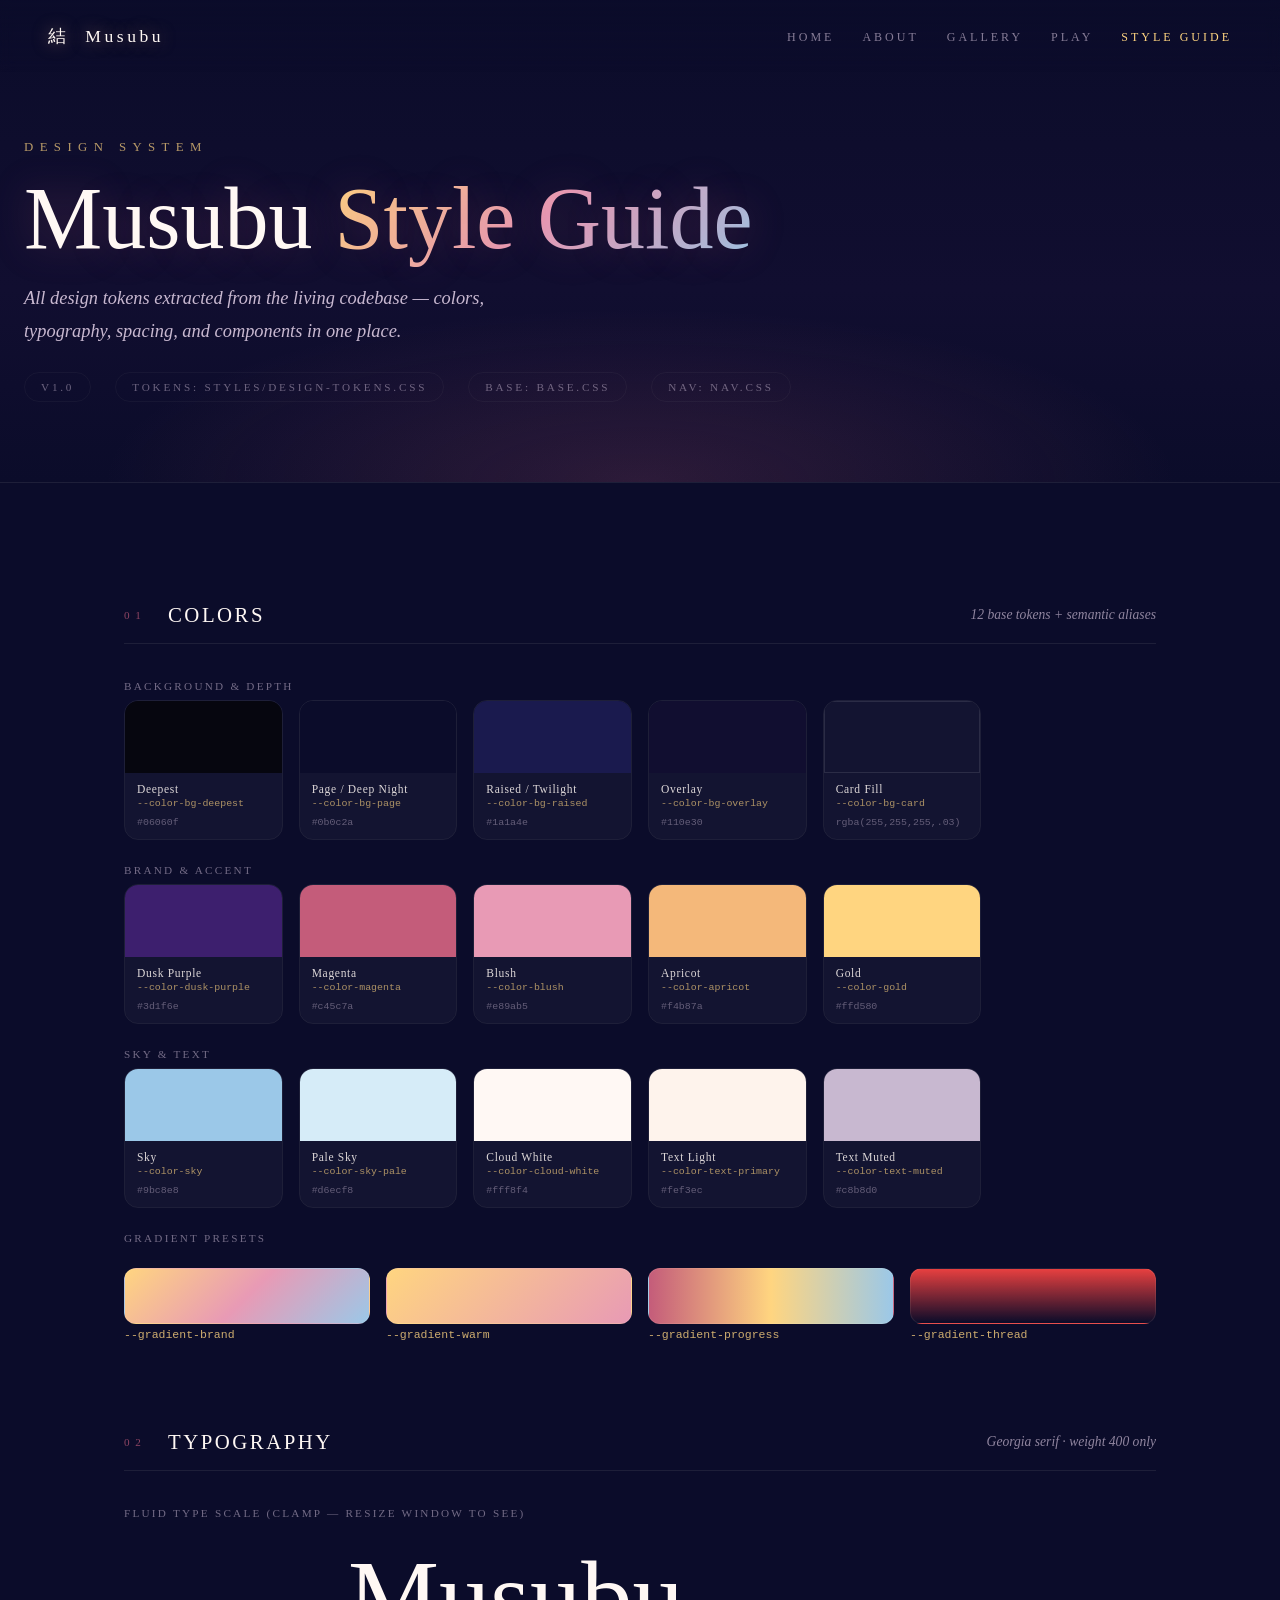
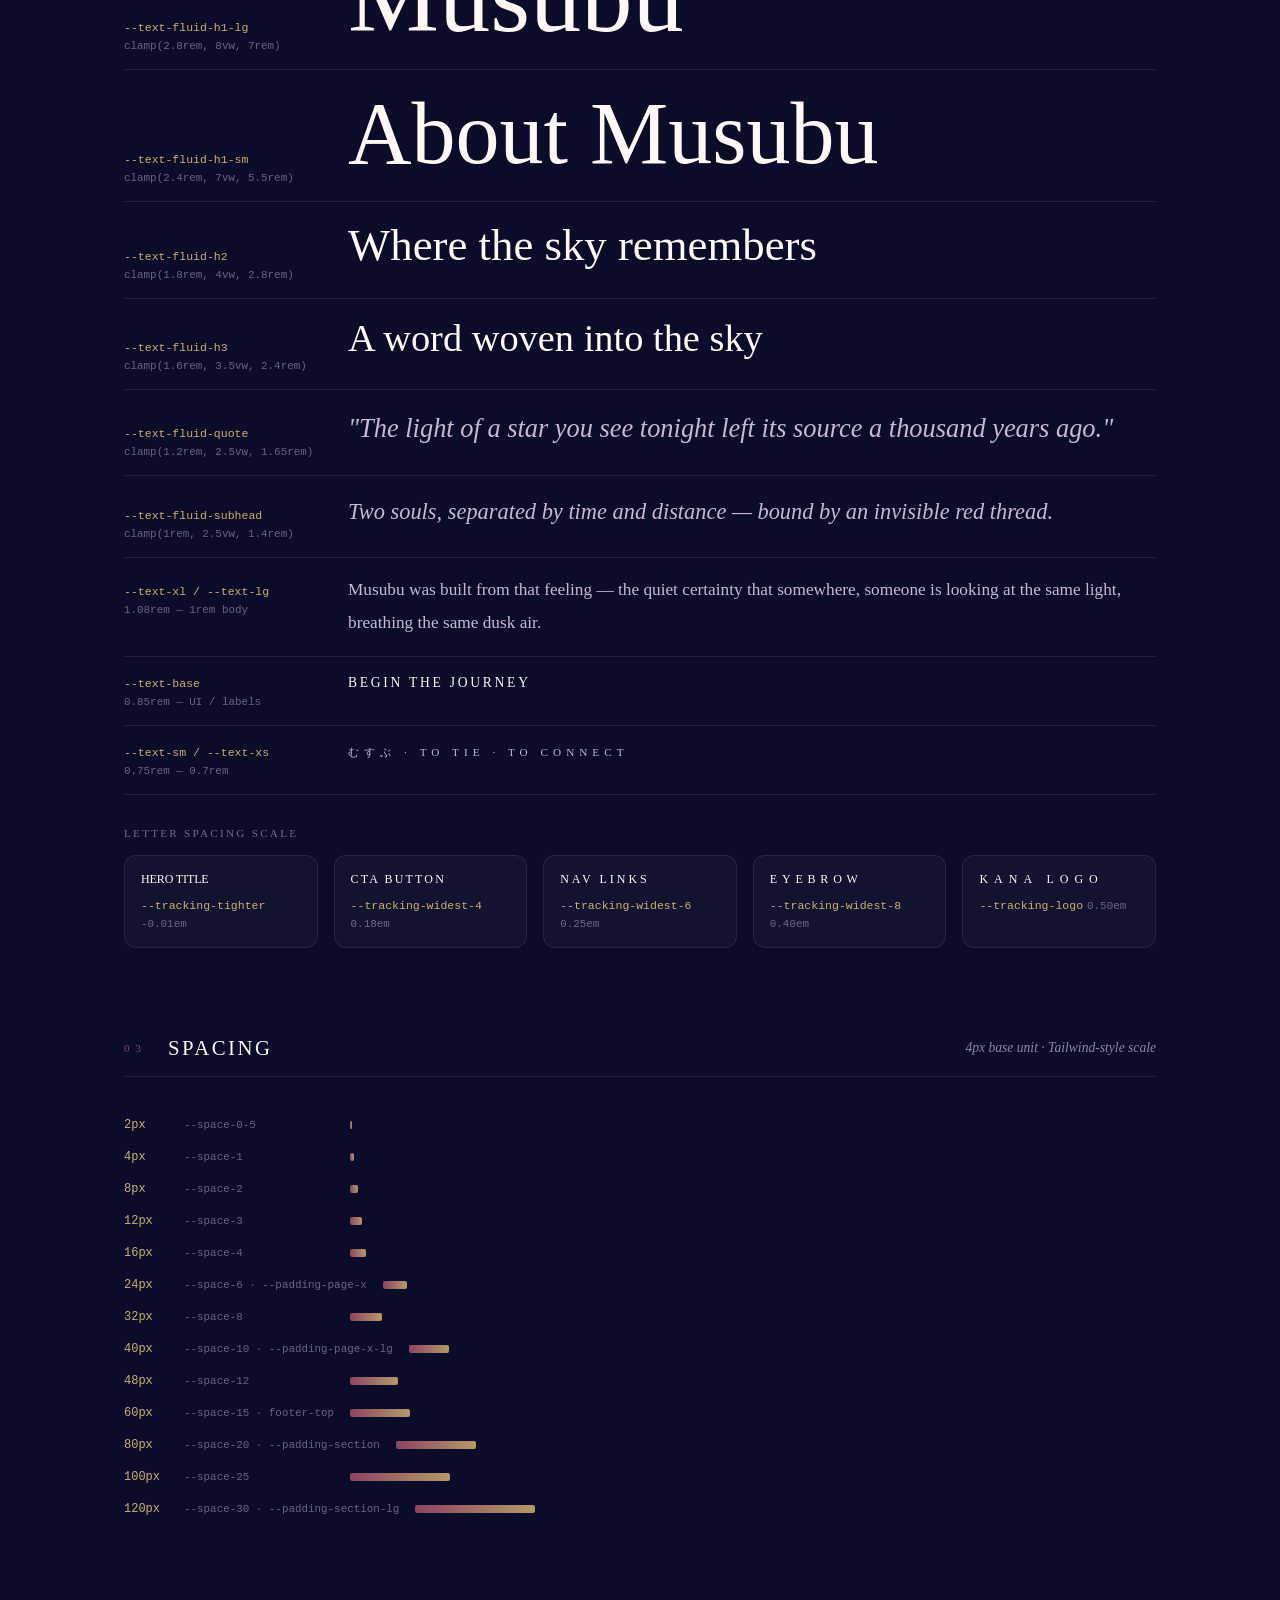
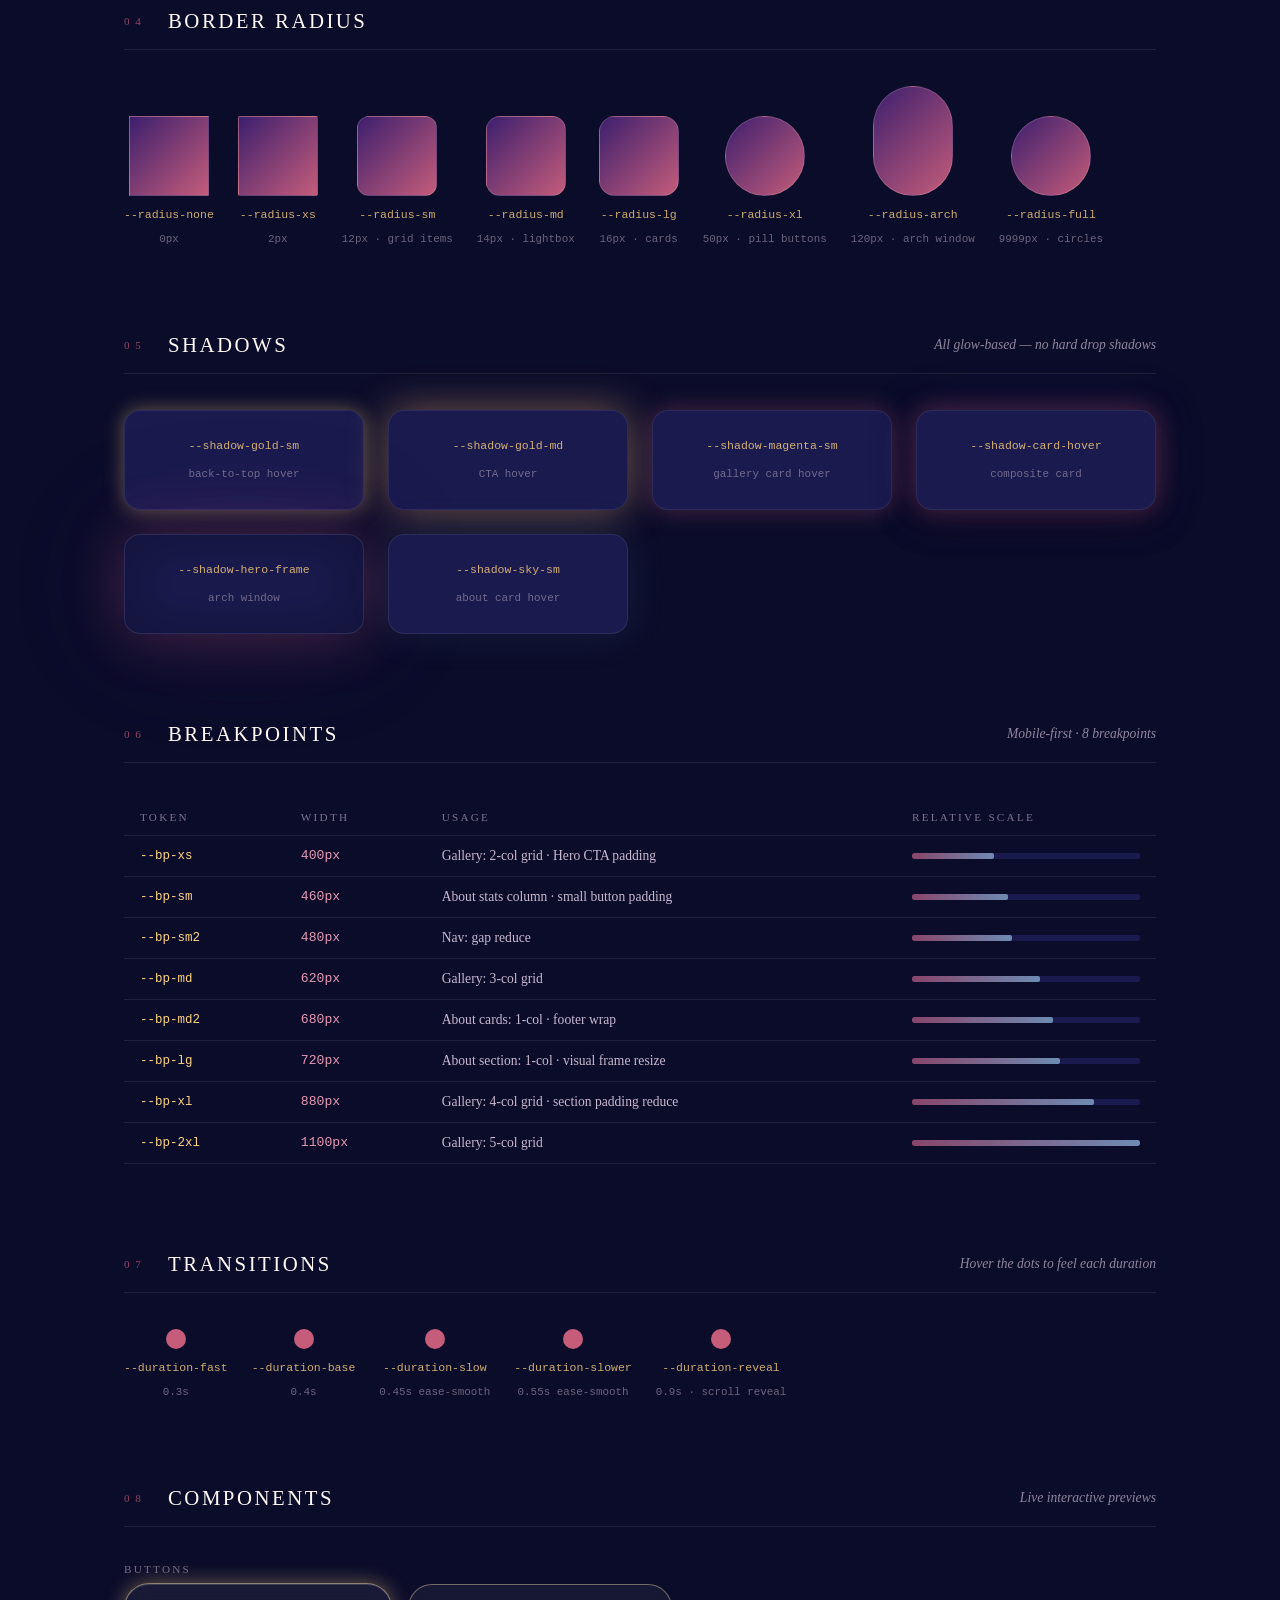
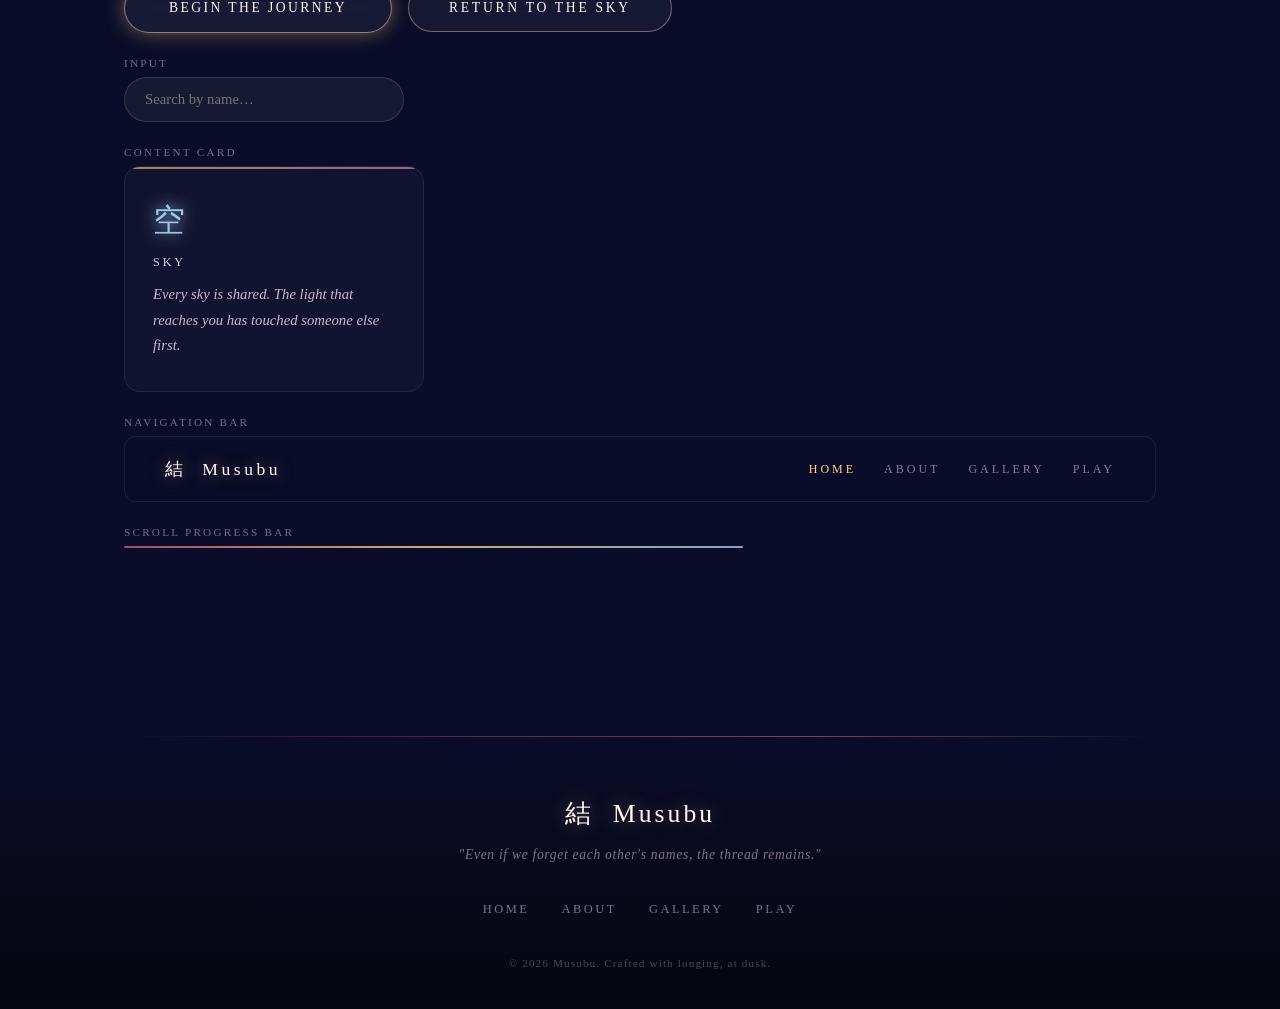
<file: styleguide.html>
<!DOCTYPE html>
<html lang="en">
<head>
  <meta charset="UTF-8" />
  <meta name="viewport" content="width=device-width, initial-scale=1.0" />
  <title>Style Guide — Musubu</title>
  <link rel="stylesheet" href="styles/design-tokens.css" />
  <link rel="stylesheet" href="base.css" />
  <link rel="stylesheet" href="nav.css" />
  <style>
    /* ─── Page layout ───────────────────────────────────────────── */
    .sg-page {
      max-width: 1080px;
      margin: 0 auto;
      padding: 120px var(--space-6) 100px;
    }

    /* ─── Section ───────────────────────────────────────────────── */
    .sg-section {
      margin-bottom: 88px;
    }
    .sg-section-header {
      display: flex;
      align-items: center;
      gap: 16px;
      margin-bottom: 36px;
      padding-bottom: 16px;
      border-bottom: 1px solid var(--color-border-subtle);
    }
    .sg-section-num {
      font-size: var(--text-xs);
      letter-spacing: var(--tracking-logo);
      text-transform: uppercase;
      color: var(--color-magenta);
      opacity: 0.7;
      min-width: 28px;
    }
    .sg-section-title {
      font-size: clamp(1rem, 2vw, 1.3rem);
      font-weight: var(--font-weight-normal);
      color: var(--color-cloud-white);
      letter-spacing: var(--tracking-widest-3);
      text-transform: uppercase;
    }
    .sg-section-desc {
      font-size: var(--text-base);
      font-style: italic;
      color: var(--color-text-muted);
      margin-left: auto;
      opacity: 0.7;
    }

    /* ─── Token label ───────────────────────────────────────────── */
    .sg-label {
      font-size: var(--text-xs);
      letter-spacing: var(--tracking-widest-5);
      text-transform: uppercase;
      color: var(--color-text-muted);
      opacity: 0.55;
      margin-bottom: var(--space-2);
      display: block;
    }
    .sg-token-name {
      font-size: 0.72rem;
      font-family: 'Courier New', monospace;
      color: var(--color-gold);
      opacity: 0.8;
    }
    .sg-token-value {
      font-size: 0.68rem;
      font-family: 'Courier New', monospace;
      color: var(--color-text-muted);
      opacity: 0.5;
    }

    /* ═══════════════════════════════════════════════════════════
       1. COLORS
    ═══════════════════════════════════════════════════════════ */
    .sg-color-grid {
      display: grid;
      grid-template-columns: repeat(auto-fill, minmax(140px, 1fr));
      gap: var(--space-4);
    }
    .sg-swatch {
      border-radius: var(--radius-md);
      overflow: hidden;
      border: 1px solid var(--color-border-subtle);
    }
    .sg-swatch-block {
      height: 72px;
      width: 100%;
    }
    .sg-swatch-info {
      padding: 10px 12px;
      background: rgba(255,255,255,0.03);
    }
    .sg-swatch-name {
      font-size: 0.72rem;
      letter-spacing: 0.06em;
      color: var(--color-cloud-white);
      opacity: 0.85;
      display: block;
      margin-bottom: 3px;
    }
    .sg-swatch-var {
      font-size: 0.62rem;
      font-family: 'Courier New', monospace;
      color: var(--color-gold);
      opacity: 0.65;
      display: block;
      margin-bottom: 2px;
    }
    .sg-swatch-hex {
      font-size: 0.62rem;
      font-family: 'Courier New', monospace;
      color: var(--color-text-muted);
      opacity: 0.45;
    }

    /* Gradient swatches */
    .sg-gradient-grid {
      display: grid;
      grid-template-columns: repeat(auto-fill, minmax(200px, 1fr));
      gap: var(--space-4);
      margin-top: var(--space-6);
    }
    .sg-gradient-block {
      height: 56px;
      border-radius: var(--radius-sm);
      border: 1px solid var(--color-border-subtle);
    }

    /* ═══════════════════════════════════════════════════════════
       2. TYPOGRAPHY
    ═══════════════════════════════════════════════════════════ */
    .sg-type-row {
      display: flex;
      align-items: baseline;
      gap: var(--space-6);
      padding: var(--space-4) 0;
      border-bottom: 1px solid var(--color-border-subtle);
    }
    .sg-type-row:last-child { border-bottom: none; }
    .sg-type-meta {
      min-width: 200px;
      flex-shrink: 0;
    }
    .sg-type-sample {
      color: var(--color-cloud-white);
      line-height: 1.2;
    }
    .sg-type-sample.muted { color: var(--color-text-muted); }

    /* Letter spacing */
    .sg-tracking-grid {
      display: grid;
      grid-template-columns: repeat(auto-fill, minmax(180px, 1fr));
      gap: var(--space-4);
      margin-top: var(--space-4);
    }
    .sg-tracking-item {
      padding: var(--space-4);
      background: var(--color-bg-card);
      border: 1px solid var(--color-border-subtle);
      border-radius: var(--radius-sm);
    }
    .sg-tracking-sample {
      font-size: var(--text-sm);
      text-transform: uppercase;
      color: var(--color-cloud-white);
      margin-bottom: var(--space-2);
      display: block;
    }

    /* ═══════════════════════════════════════════════════════════
       3. SPACING
    ═══════════════════════════════════════════════════════════ */
    .sg-spacing-list {
      display: flex;
      flex-direction: column;
      gap: var(--space-2);
    }
    .sg-spacing-row {
      display: flex;
      align-items: center;
      gap: var(--space-4);
    }
    .sg-spacing-bar-wrap {
      flex: 1;
      height: 24px;
      display: flex;
      align-items: center;
    }
    .sg-spacing-bar {
      height: 8px;
      border-radius: var(--radius-xs);
      background: linear-gradient(90deg, var(--color-magenta), var(--color-gold));
      opacity: 0.7;
    }
    .sg-spacing-meta {
      min-width: 210px;
      display: flex;
      gap: var(--space-4);
      align-items: center;
    }
    .sg-spacing-px {
      min-width: 44px;
      font-family: 'Courier New', monospace;
      font-size: 0.75rem;
      color: var(--color-gold);
      opacity: 0.8;
    }
    .sg-spacing-var {
      font-family: 'Courier New', monospace;
      font-size: 0.68rem;
      color: var(--color-text-muted);
      opacity: 0.5;
    }

    /* ═══════════════════════════════════════════════════════════
       4. BORDER RADIUS
    ═══════════════════════════════════════════════════════════ */
    .sg-radius-grid {
      display: flex;
      flex-wrap: wrap;
      gap: var(--space-6);
      align-items: flex-end;
    }
    .sg-radius-item {
      display: flex;
      flex-direction: column;
      align-items: center;
      gap: var(--space-3);
    }
    .sg-radius-box {
      background: linear-gradient(135deg, var(--color-dusk-purple), var(--color-magenta));
      border: 1px solid var(--color-border-mid);
      width: 80px;
      height: 80px;
    }

    /* ═══════════════════════════════════════════════════════════
       5. SHADOWS
    ═══════════════════════════════════════════════════════════ */
    .sg-shadow-grid {
      display: grid;
      grid-template-columns: repeat(auto-fill, minmax(200px, 1fr));
      gap: var(--space-6);
    }
    .sg-shadow-item {
      padding: var(--space-6);
      background: var(--color-bg-raised);
      border: 1px solid var(--color-border-subtle);
      border-radius: var(--radius-lg);
      display: flex;
      flex-direction: column;
      align-items: center;
      justify-content: center;
      min-height: 100px;
      gap: var(--space-4);
      transition: box-shadow var(--duration-base);
    }
    .sg-shadow-label { text-align: center; }

    /* ═══════════════════════════════════════════════════════════
       6. BREAKPOINTS
    ═══════════════════════════════════════════════════════════ */
    .sg-bp-table {
      width: 100%;
      border-collapse: collapse;
      font-size: var(--text-base);
    }
    .sg-bp-table th {
      text-align: left;
      padding: var(--space-3) var(--space-4);
      font-size: var(--text-xs);
      letter-spacing: var(--tracking-widest-5);
      text-transform: uppercase;
      color: var(--color-text-muted);
      opacity: 0.6;
      border-bottom: 1px solid var(--color-border-subtle);
      font-weight: var(--font-weight-normal);
    }
    .sg-bp-table td {
      padding: var(--space-3) var(--space-4);
      border-bottom: 1px solid var(--color-border-subtle);
      color: var(--color-text-muted);
      font-size: var(--text-base);
      vertical-align: middle;
    }
    .sg-bp-table td:first-child {
      font-family: 'Courier New', monospace;
      color: var(--color-gold);
      font-size: 0.78rem;
    }
    .sg-bp-table td:nth-child(2) {
      font-family: 'Courier New', monospace;
      color: var(--color-blush);
      font-size: 0.82rem;
    }
    .sg-bp-bar-cell { width: 260px; }
    .sg-bp-bar-bg {
      background: var(--color-bg-raised);
      border-radius: var(--radius-xs);
      height: 6px;
      width: 100%;
      overflow: hidden;
    }
    .sg-bp-bar-fill {
      height: 100%;
      border-radius: var(--radius-xs);
      background: linear-gradient(90deg, var(--color-magenta), var(--color-sky));
      opacity: 0.65;
    }

    /* ═══════════════════════════════════════════════════════════
       7. TRANSITIONS
    ═══════════════════════════════════════════════════════════ */
    .sg-duration-grid {
      display: flex;
      flex-wrap: wrap;
      gap: var(--space-6);
    }
    .sg-duration-item {
      display: flex;
      flex-direction: column;
      align-items: center;
      gap: var(--space-3);
    }
    .sg-duration-dot {
      width: 20px; height: 20px;
      border-radius: var(--radius-full);
      background: var(--color-magenta);
    }
    .sg-duration-item:hover .sg-duration-dot {
      transform: scale(1.6);
      background: var(--color-gold);
    }

    /* ═══════════════════════════════════════════════════════════
       8. COMPONENTS
    ═══════════════════════════════════════════════════════════ */
    .sg-component-row {
      display: flex;
      flex-wrap: wrap;
      gap: var(--space-4);
      align-items: center;
      margin-bottom: var(--space-6);
    }

    /* Buttons */
    .sg-btn-primary {
      display: inline-block;
      padding: var(--space-4) var(--space-11);
      border: 1.5px solid rgba(253,232,176,0.5);
      border-radius: var(--radius-xl);
      color: var(--color-cloud-white);
      text-decoration: none;
      font-size: var(--text-base);
      letter-spacing: var(--tracking-widest-4);
      text-transform: uppercase;
      background: var(--color-bg-glass);
      backdrop-filter: blur(12px);
      box-shadow: var(--shadow-gold-sm), var(--shadow-inset-glass);
      transition: all var(--duration-base) var(--ease-default);
      cursor: pointer;
    }
    .sg-btn-primary:hover {
      background: rgba(244,184,122,0.18);
      border-color: rgba(253,232,176,0.9);
      box-shadow: var(--shadow-btn-hover);
      transform: translateY(-2px);
    }
    .sg-btn-secondary {
      display: inline-block;
      padding: 15px 40px;
      border: 1.5px solid rgba(253,232,176,0.4);
      border-radius: var(--radius-xl);
      color: var(--color-cloud-white);
      text-decoration: none;
      font-size: var(--text-base);
      letter-spacing: var(--tracking-widest-5);
      text-transform: uppercase;
      background: rgba(255,255,255,0.05);
      backdrop-filter: blur(10px);
      transition: all var(--duration-base) var(--ease-default);
      cursor: pointer;
    }
    .sg-btn-secondary:hover {
      background: rgba(244,184,122,0.15);
      border-color: rgba(253,232,176,0.8);
    }

    /* Card */
    .sg-card {
      padding: var(--space-8) var(--space-7);
      border: 1px solid var(--color-border-subtle);
      border-radius: var(--radius-lg);
      background: var(--color-bg-card);
      backdrop-filter: blur(8px);
      max-width: 300px;
      position: relative;
      overflow: hidden;
      transition: var(--transition-all-card);
    }
    .sg-card::before {
      content: '';
      position: absolute;
      top: 0; left: 0; right: 0;
      height: 2px;
      background: var(--gradient-warm);
      opacity: 0.6;
    }
    .sg-card:hover {
      border-color: var(--color-border-strong);
      box-shadow: var(--shadow-sky-sm);
      transform: translateY(-4px);
    }

    /* Nav preview */
    .sg-nav-preview {
      display: flex;
      align-items: center;
      justify-content: space-between;
      padding: 20px 40px;
      background: rgba(11,12,42,0.75);
      backdrop-filter: blur(6px);
      border-radius: var(--radius-sm);
      border: 1px solid var(--color-border-subtle);
    }

    /* Input */
    .sg-input {
      width: 280px;
      padding: 13px 20px;
      background: rgba(255,255,255,0.05);
      border: 1px solid var(--color-border-mid);
      border-radius: var(--radius-xl);
      color: var(--color-text-primary);
      font-family: var(--font-serif);
      font-size: var(--text-body);
      outline: none;
      transition: border-color var(--duration-fast), box-shadow var(--duration-fast);
    }
    .sg-input:focus {
      border-color: rgba(196,92,122,0.5);
      box-shadow: 0 0 22px rgba(196,92,122,0.18);
    }

    /* ─── Page header ────────────────────────────────────────────── */
    .sg-hero {
      position: relative;
      padding: 140px var(--space-6) 80px;
      overflow: hidden;
      background:
        radial-gradient(ellipse 70% 60% at 50% 100%, rgba(196,92,122,0.18) 0%, transparent 60%),
        linear-gradient(180deg, var(--color-bg-page) 0%, var(--color-bg-overlay) 60%, var(--color-bg-page) 100%);
      margin-bottom: 0;
      border-bottom: 1px solid var(--color-border-subtle);
    }
    .sg-hero-eyebrow {
      font-size: var(--text-fluid-label);
      letter-spacing: var(--tracking-logo);
      text-transform: uppercase;
      color: var(--color-gold);
      opacity: 0.7;
      margin-bottom: var(--space-4);
    }
    .sg-hero-title {
      font-size: var(--text-fluid-h1-sm);
      font-weight: var(--font-weight-normal);
      color: var(--color-cloud-white);
      line-height: var(--leading-snug);
      margin-bottom: var(--space-4);
      text-shadow: 0 0 40px rgba(196,92,122,0.3);
    }
    .sg-hero-title span {
      background: var(--gradient-brand);
      -webkit-background-clip: text; -webkit-text-fill-color: transparent; background-clip: text;
    }
    .sg-hero-sub {
      font-size: var(--text-fluid-body);
      font-style: italic;
      color: var(--color-text-muted);
      max-width: 520px;
      line-height: var(--leading-body);
    }
    .sg-hero-meta {
      margin-top: var(--space-6);
      display: flex;
      gap: var(--space-6);
      flex-wrap: wrap;
    }
    .sg-hero-tag {
      font-size: var(--text-xs);
      letter-spacing: var(--tracking-widest-6);
      text-transform: uppercase;
      color: var(--color-text-muted);
      opacity: 0.5;
      padding: var(--space-2) var(--space-4);
      border: 1px solid var(--color-border-subtle);
      border-radius: var(--radius-xl);
    }

    /* ─── Responsive ─────────────────────────────────────────────── */
    @media (max-width: 680px) {
      .sg-type-row { flex-direction: column; gap: var(--space-2); }
      .sg-type-meta { min-width: auto; }
      .sg-spacing-meta { min-width: auto; }
      .sg-bp-bar-cell { display: none; }
    }
  </style>
</head>
<body>

<!-- Loading screen -->
<div id="loading-screen">
  <div class="loading-logo">結 &nbsp;Musubu</div>
  <div class="loading-bar-wrap"><div class="loading-bar"></div></div>
</div>
<div id="scroll-progress"></div>
<button id="back-to-top" aria-label="Back to top">↑</button>

<!-- ═══════════════════════ NAV ════════════════════════════════════ -->
<nav>
  <a href="index.html" class="nav-logo">結 &nbsp;Musubu</a>
  <ul class="nav-links">
    <li><a href="index.html">Home</a></li>
    <li><a href="about.html">About</a></li>
    <li><a href="gallery.html">Gallery</a></li>
    <li><a href="memory.html">Play</a></li>
    <li><a href="styleguide.html" class="active">Style Guide</a></li>
  </ul>
</nav>

<!-- ═══════════════════════ HERO ══════════════════════════════════ -->
<div class="sg-hero">
  <p class="sg-hero-eyebrow">Design System</p>
  <h1 class="sg-hero-title">Musubu <span>Style Guide</span></h1>
  <p class="sg-hero-sub">
    All design tokens extracted from the living codebase —
    colors, typography, spacing, and components in one place.
  </p>
  <div class="sg-hero-meta">
    <span class="sg-hero-tag">v1.0</span>
    <span class="sg-hero-tag">tokens: styles/design-tokens.css</span>
    <span class="sg-hero-tag">base: base.css</span>
    <span class="sg-hero-tag">nav: nav.css</span>
  </div>
</div>

<!-- ═══════════════════════ CONTENT ══════════════════════════════ -->
<div class="sg-page">

  <!-- ── 1. Colors ─────────────────────────────────────────────── -->
  <section class="sg-section reveal">
    <div class="sg-section-header">
      <span class="sg-section-num">01</span>
      <h2 class="sg-section-title">Colors</h2>
      <span class="sg-section-desc">12 base tokens + semantic aliases</span>
    </div>

    <span class="sg-label">Background &amp; Depth</span>
    <div class="sg-color-grid">
      <div class="sg-swatch">
        <div class="sg-swatch-block" style="background:#06060f;"></div>
        <div class="sg-swatch-info">
          <span class="sg-swatch-name">Deepest</span>
          <span class="sg-swatch-var">--color-bg-deepest</span>
          <span class="sg-swatch-hex">#06060f</span>
        </div>
      </div>
      <div class="sg-swatch">
        <div class="sg-swatch-block" style="background:#0b0c2a;"></div>
        <div class="sg-swatch-info">
          <span class="sg-swatch-name">Page / Deep Night</span>
          <span class="sg-swatch-var">--color-bg-page</span>
          <span class="sg-swatch-hex">#0b0c2a</span>
        </div>
      </div>
      <div class="sg-swatch">
        <div class="sg-swatch-block" style="background:#1a1a4e;"></div>
        <div class="sg-swatch-info">
          <span class="sg-swatch-name">Raised / Twilight</span>
          <span class="sg-swatch-var">--color-bg-raised</span>
          <span class="sg-swatch-hex">#1a1a4e</span>
        </div>
      </div>
      <div class="sg-swatch">
        <div class="sg-swatch-block" style="background:#110e30;"></div>
        <div class="sg-swatch-info">
          <span class="sg-swatch-name">Overlay</span>
          <span class="sg-swatch-var">--color-bg-overlay</span>
          <span class="sg-swatch-hex">#110e30</span>
        </div>
      </div>
      <div class="sg-swatch">
        <div class="sg-swatch-block" style="background:rgba(255,255,255,0.03); border:1px solid rgba(255,255,255,0.1);"></div>
        <div class="sg-swatch-info">
          <span class="sg-swatch-name">Card Fill</span>
          <span class="sg-swatch-var">--color-bg-card</span>
          <span class="sg-swatch-hex">rgba(255,255,255,.03)</span>
        </div>
      </div>
    </div>

    <span class="sg-label" style="margin-top:var(--space-6); display:block;">Brand &amp; Accent</span>
    <div class="sg-color-grid">
      <div class="sg-swatch">
        <div class="sg-swatch-block" style="background:#3d1f6e;"></div>
        <div class="sg-swatch-info">
          <span class="sg-swatch-name">Dusk Purple</span>
          <span class="sg-swatch-var">--color-dusk-purple</span>
          <span class="sg-swatch-hex">#3d1f6e</span>
        </div>
      </div>
      <div class="sg-swatch">
        <div class="sg-swatch-block" style="background:#c45c7a;"></div>
        <div class="sg-swatch-info">
          <span class="sg-swatch-name">Magenta</span>
          <span class="sg-swatch-var">--color-magenta</span>
          <span class="sg-swatch-hex">#c45c7a</span>
        </div>
      </div>
      <div class="sg-swatch">
        <div class="sg-swatch-block" style="background:#e89ab5;"></div>
        <div class="sg-swatch-info">
          <span class="sg-swatch-name">Blush</span>
          <span class="sg-swatch-var">--color-blush</span>
          <span class="sg-swatch-hex">#e89ab5</span>
        </div>
      </div>
      <div class="sg-swatch">
        <div class="sg-swatch-block" style="background:#f4b87a;"></div>
        <div class="sg-swatch-info">
          <span class="sg-swatch-name">Apricot</span>
          <span class="sg-swatch-var">--color-apricot</span>
          <span class="sg-swatch-hex">#f4b87a</span>
        </div>
      </div>
      <div class="sg-swatch">
        <div class="sg-swatch-block" style="background:#ffd580;"></div>
        <div class="sg-swatch-info">
          <span class="sg-swatch-name">Gold</span>
          <span class="sg-swatch-var">--color-gold</span>
          <span class="sg-swatch-hex">#ffd580</span>
        </div>
      </div>
    </div>

    <span class="sg-label" style="margin-top:var(--space-6); display:block;">Sky &amp; Text</span>
    <div class="sg-color-grid">
      <div class="sg-swatch">
        <div class="sg-swatch-block" style="background:#9bc8e8;"></div>
        <div class="sg-swatch-info">
          <span class="sg-swatch-name">Sky</span>
          <span class="sg-swatch-var">--color-sky</span>
          <span class="sg-swatch-hex">#9bc8e8</span>
        </div>
      </div>
      <div class="sg-swatch">
        <div class="sg-swatch-block" style="background:#d6ecf8;"></div>
        <div class="sg-swatch-info">
          <span class="sg-swatch-name">Pale Sky</span>
          <span class="sg-swatch-var">--color-sky-pale</span>
          <span class="sg-swatch-hex">#d6ecf8</span>
        </div>
      </div>
      <div class="sg-swatch">
        <div class="sg-swatch-block" style="background:#fff8f4; border:1px solid rgba(255,255,255,0.1);"></div>
        <div class="sg-swatch-info">
          <span class="sg-swatch-name">Cloud White</span>
          <span class="sg-swatch-var">--color-cloud-white</span>
          <span class="sg-swatch-hex">#fff8f4</span>
        </div>
      </div>
      <div class="sg-swatch">
        <div class="sg-swatch-block" style="background:#fef3ec;"></div>
        <div class="sg-swatch-info">
          <span class="sg-swatch-name">Text Light</span>
          <span class="sg-swatch-var">--color-text-primary</span>
          <span class="sg-swatch-hex">#fef3ec</span>
        </div>
      </div>
      <div class="sg-swatch">
        <div class="sg-swatch-block" style="background:#c8b8d0;"></div>
        <div class="sg-swatch-info">
          <span class="sg-swatch-name">Text Muted</span>
          <span class="sg-swatch-var">--color-text-muted</span>
          <span class="sg-swatch-hex">#c8b8d0</span>
        </div>
      </div>
    </div>

    <span class="sg-label" style="margin-top:var(--space-6); display:block;">Gradient Presets</span>
    <div class="sg-gradient-grid">
      <div>
        <div class="sg-gradient-block" style="background:linear-gradient(135deg,#ffd580,#e89ab5,#9bc8e8);"></div>
        <span class="sg-token-name">--gradient-brand</span>
      </div>
      <div>
        <div class="sg-gradient-block" style="background:linear-gradient(135deg,#ffd580,#e89ab5);"></div>
        <span class="sg-token-name">--gradient-warm</span>
      </div>
      <div>
        <div class="sg-gradient-block" style="background:linear-gradient(90deg,#c45c7a,#ffd580,#9bc8e8);"></div>
        <span class="sg-token-name">--gradient-progress</span>
      </div>
      <div>
        <div class="sg-gradient-block" style="background:linear-gradient(to bottom,#e84040,transparent);"></div>
        <span class="sg-token-name">--gradient-thread</span>
      </div>
    </div>
  </section>

  <!-- ── 2. Typography ──────────────────────────────────────────── -->
  <section class="sg-section reveal">
    <div class="sg-section-header">
      <span class="sg-section-num">02</span>
      <h2 class="sg-section-title">Typography</h2>
      <span class="sg-section-desc">Georgia serif · weight 400 only</span>
    </div>

    <span class="sg-label">Fluid Type Scale (clamp — resize window to see)</span>

    <div class="sg-type-row">
      <div class="sg-type-meta">
        <span class="sg-token-name">--text-fluid-h1-lg</span><br>
        <span class="sg-token-value">clamp(2.8rem, 8vw, 7rem)</span>
      </div>
      <div class="sg-type-sample" style="font-size:var(--text-fluid-h1-lg); line-height:var(--leading-tight);">Musubu</div>
    </div>
    <div class="sg-type-row">
      <div class="sg-type-meta">
        <span class="sg-token-name">--text-fluid-h1-sm</span><br>
        <span class="sg-token-value">clamp(2.4rem, 7vw, 5.5rem)</span>
      </div>
      <div class="sg-type-sample" style="font-size:var(--text-fluid-h1-sm); line-height:var(--leading-snug);">About Musubu</div>
    </div>
    <div class="sg-type-row">
      <div class="sg-type-meta">
        <span class="sg-token-name">--text-fluid-h2</span><br>
        <span class="sg-token-value">clamp(1.8rem, 4vw, 2.8rem)</span>
      </div>
      <div class="sg-type-sample" style="font-size:var(--text-fluid-h2); line-height:var(--leading-normal);">Where the sky remembers</div>
    </div>
    <div class="sg-type-row">
      <div class="sg-type-meta">
        <span class="sg-token-name">--text-fluid-h3</span><br>
        <span class="sg-token-value">clamp(1.6rem, 3.5vw, 2.4rem)</span>
      </div>
      <div class="sg-type-sample" style="font-size:var(--text-fluid-h3);">A word woven into the sky</div>
    </div>
    <div class="sg-type-row">
      <div class="sg-type-meta">
        <span class="sg-token-name">--text-fluid-quote</span><br>
        <span class="sg-token-value">clamp(1.2rem, 2.5vw, 1.65rem)</span>
      </div>
      <div class="sg-type-sample muted" style="font-size:var(--text-fluid-quote); font-style:italic; line-height:var(--leading-loose);">"The light of a star you see tonight left its source a thousand years ago."</div>
    </div>
    <div class="sg-type-row">
      <div class="sg-type-meta">
        <span class="sg-token-name">--text-fluid-subhead</span><br>
        <span class="sg-token-value">clamp(1rem, 2.5vw, 1.4rem)</span>
      </div>
      <div class="sg-type-sample muted" style="font-size:var(--text-fluid-subhead); font-style:italic; line-height:var(--leading-copy);">Two souls, separated by time and distance — bound by an invisible red thread.</div>
    </div>
    <div class="sg-type-row">
      <div class="sg-type-meta">
        <span class="sg-token-name">--text-xl / --text-lg</span><br>
        <span class="sg-token-value">1.08rem — 1rem body</span>
      </div>
      <div class="sg-type-sample muted" style="font-size:var(--text-xl); line-height:var(--leading-wide);">Musubu was built from that feeling — the quiet certainty that somewhere, someone is looking at the same light, breathing the same dusk air.</div>
    </div>
    <div class="sg-type-row">
      <div class="sg-type-meta">
        <span class="sg-token-name">--text-base</span><br>
        <span class="sg-token-value">0.85rem — UI / labels</span>
      </div>
      <div class="sg-type-sample" style="font-size:var(--text-base); letter-spacing:var(--tracking-widest-5); text-transform:uppercase;">Begin the Journey</div>
    </div>
    <div class="sg-type-row">
      <div class="sg-type-meta">
        <span class="sg-token-name">--text-sm / --text-xs</span><br>
        <span class="sg-token-value">0.75rem — 0.7rem</span>
      </div>
      <div class="sg-type-sample muted" style="font-size:var(--text-xs); letter-spacing:var(--tracking-widest-9); text-transform:uppercase;">むすぶ · to tie · to connect</div>
    </div>

    <span class="sg-label" style="margin-top:var(--space-8); display:block;">Letter Spacing Scale</span>
    <div class="sg-tracking-grid">
      <div class="sg-tracking-item">
        <span class="sg-tracking-sample" style="letter-spacing:var(--tracking-tighter);">Hero Title</span>
        <span class="sg-token-name">--tracking-tighter</span>
        <span class="sg-token-value"> -0.01em</span>
      </div>
      <div class="sg-tracking-item">
        <span class="sg-tracking-sample" style="letter-spacing:var(--tracking-widest-4);">CTA Button</span>
        <span class="sg-token-name">--tracking-widest-4</span>
        <span class="sg-token-value"> 0.18em</span>
      </div>
      <div class="sg-tracking-item">
        <span class="sg-tracking-sample" style="letter-spacing:var(--tracking-widest-6);">Nav Links</span>
        <span class="sg-token-name">--tracking-widest-6</span>
        <span class="sg-token-value"> 0.25em</span>
      </div>
      <div class="sg-tracking-item">
        <span class="sg-tracking-sample" style="letter-spacing:var(--tracking-widest-8);">Eyebrow</span>
        <span class="sg-token-name">--tracking-widest-8</span>
        <span class="sg-token-value"> 0.40em</span>
      </div>
      <div class="sg-tracking-item">
        <span class="sg-tracking-sample" style="letter-spacing:var(--tracking-logo);">Kana Logo</span>
        <span class="sg-token-name">--tracking-logo</span>
        <span class="sg-token-value"> 0.50em</span>
      </div>
    </div>
  </section>

  <!-- ── 3. Spacing ─────────────────────────────────────────────── -->
  <section class="sg-section reveal">
    <div class="sg-section-header">
      <span class="sg-section-num">03</span>
      <h2 class="sg-section-title">Spacing</h2>
      <span class="sg-section-desc">4px base unit · Tailwind-style scale</span>
    </div>
    <div class="sg-spacing-list">
      <div class="sg-spacing-row">
        <div class="sg-spacing-meta">
          <span class="sg-spacing-px">2px</span>
          <span class="sg-spacing-var">--space-0-5</span>
        </div>
        <div class="sg-spacing-bar-wrap"><div class="sg-spacing-bar" style="width:2px;"></div></div>
      </div>
      <div class="sg-spacing-row">
        <div class="sg-spacing-meta">
          <span class="sg-spacing-px">4px</span>
          <span class="sg-spacing-var">--space-1</span>
        </div>
        <div class="sg-spacing-bar-wrap"><div class="sg-spacing-bar" style="width:4px;"></div></div>
      </div>
      <div class="sg-spacing-row">
        <div class="sg-spacing-meta">
          <span class="sg-spacing-px">8px</span>
          <span class="sg-spacing-var">--space-2</span>
        </div>
        <div class="sg-spacing-bar-wrap"><div class="sg-spacing-bar" style="width:8px;"></div></div>
      </div>
      <div class="sg-spacing-row">
        <div class="sg-spacing-meta">
          <span class="sg-spacing-px">12px</span>
          <span class="sg-spacing-var">--space-3</span>
        </div>
        <div class="sg-spacing-bar-wrap"><div class="sg-spacing-bar" style="width:12px;"></div></div>
      </div>
      <div class="sg-spacing-row">
        <div class="sg-spacing-meta">
          <span class="sg-spacing-px">16px</span>
          <span class="sg-spacing-var">--space-4</span>
        </div>
        <div class="sg-spacing-bar-wrap"><div class="sg-spacing-bar" style="width:16px;"></div></div>
      </div>
      <div class="sg-spacing-row">
        <div class="sg-spacing-meta">
          <span class="sg-spacing-px">24px</span>
          <span class="sg-spacing-var">--space-6 · --padding-page-x</span>
        </div>
        <div class="sg-spacing-bar-wrap"><div class="sg-spacing-bar" style="width:24px;"></div></div>
      </div>
      <div class="sg-spacing-row">
        <div class="sg-spacing-meta">
          <span class="sg-spacing-px">32px</span>
          <span class="sg-spacing-var">--space-8</span>
        </div>
        <div class="sg-spacing-bar-wrap"><div class="sg-spacing-bar" style="width:32px;"></div></div>
      </div>
      <div class="sg-spacing-row">
        <div class="sg-spacing-meta">
          <span class="sg-spacing-px">40px</span>
          <span class="sg-spacing-var">--space-10 · --padding-page-x-lg</span>
        </div>
        <div class="sg-spacing-bar-wrap"><div class="sg-spacing-bar" style="width:40px;"></div></div>
      </div>
      <div class="sg-spacing-row">
        <div class="sg-spacing-meta">
          <span class="sg-spacing-px">48px</span>
          <span class="sg-spacing-var">--space-12</span>
        </div>
        <div class="sg-spacing-bar-wrap"><div class="sg-spacing-bar" style="width:48px;"></div></div>
      </div>
      <div class="sg-spacing-row">
        <div class="sg-spacing-meta">
          <span class="sg-spacing-px">60px</span>
          <span class="sg-spacing-var">--space-15 · footer-top</span>
        </div>
        <div class="sg-spacing-bar-wrap"><div class="sg-spacing-bar" style="width:60px;"></div></div>
      </div>
      <div class="sg-spacing-row">
        <div class="sg-spacing-meta">
          <span class="sg-spacing-px">80px</span>
          <span class="sg-spacing-var">--space-20 · --padding-section</span>
        </div>
        <div class="sg-spacing-bar-wrap"><div class="sg-spacing-bar" style="width:80px;"></div></div>
      </div>
      <div class="sg-spacing-row">
        <div class="sg-spacing-meta">
          <span class="sg-spacing-px">100px</span>
          <span class="sg-spacing-var">--space-25</span>
        </div>
        <div class="sg-spacing-bar-wrap"><div class="sg-spacing-bar" style="width:100px;"></div></div>
      </div>
      <div class="sg-spacing-row">
        <div class="sg-spacing-meta">
          <span class="sg-spacing-px">120px</span>
          <span class="sg-spacing-var">--space-30 · --padding-section-lg</span>
        </div>
        <div class="sg-spacing-bar-wrap"><div class="sg-spacing-bar" style="width:120px;"></div></div>
      </div>
    </div>
  </section>

  <!-- ── 4. Border Radius ───────────────────────────────────────── -->
  <section class="sg-section reveal">
    <div class="sg-section-header">
      <span class="sg-section-num">04</span>
      <h2 class="sg-section-title">Border Radius</h2>
    </div>
    <div class="sg-radius-grid">
      <div class="sg-radius-item">
        <div class="sg-radius-box" style="border-radius:var(--radius-none);"></div>
        <span class="sg-token-name">--radius-none</span>
        <span class="sg-token-value">0px</span>
      </div>
      <div class="sg-radius-item">
        <div class="sg-radius-box" style="border-radius:var(--radius-xs);"></div>
        <span class="sg-token-name">--radius-xs</span>
        <span class="sg-token-value">2px</span>
      </div>
      <div class="sg-radius-item">
        <div class="sg-radius-box" style="border-radius:var(--radius-sm);"></div>
        <span class="sg-token-name">--radius-sm</span>
        <span class="sg-token-value">12px · grid items</span>
      </div>
      <div class="sg-radius-item">
        <div class="sg-radius-box" style="border-radius:var(--radius-md);"></div>
        <span class="sg-token-name">--radius-md</span>
        <span class="sg-token-value">14px · lightbox</span>
      </div>
      <div class="sg-radius-item">
        <div class="sg-radius-box" style="border-radius:var(--radius-lg);"></div>
        <span class="sg-token-name">--radius-lg</span>
        <span class="sg-token-value">16px · cards</span>
      </div>
      <div class="sg-radius-item">
        <div class="sg-radius-box" style="border-radius:var(--radius-xl);"></div>
        <span class="sg-token-name">--radius-xl</span>
        <span class="sg-token-value">50px · pill buttons</span>
      </div>
      <div class="sg-radius-item">
        <div class="sg-radius-box" style="border-radius:var(--radius-arch); width:80px; height:110px;"></div>
        <span class="sg-token-name">--radius-arch</span>
        <span class="sg-token-value">120px · arch window</span>
      </div>
      <div class="sg-radius-item">
        <div class="sg-radius-box" style="border-radius:var(--radius-full);"></div>
        <span class="sg-token-name">--radius-full</span>
        <span class="sg-token-value">9999px · circles</span>
      </div>
    </div>
  </section>

  <!-- ── 5. Shadows ────────────────────────────────────────────── -->
  <section class="sg-section reveal">
    <div class="sg-section-header">
      <span class="sg-section-num">05</span>
      <h2 class="sg-section-title">Shadows</h2>
      <span class="sg-section-desc">All glow-based — no hard drop shadows</span>
    </div>
    <div class="sg-shadow-grid">
      <div class="sg-shadow-item" style="box-shadow:var(--shadow-gold-sm);">
        <span class="sg-token-name" style="text-align:center;">--shadow-gold-sm</span>
        <span class="sg-token-value" style="text-align:center;">back-to-top hover</span>
      </div>
      <div class="sg-shadow-item" style="box-shadow:var(--shadow-gold-md);">
        <span class="sg-token-name" style="text-align:center;">--shadow-gold-md</span>
        <span class="sg-token-value" style="text-align:center;">CTA hover</span>
      </div>
      <div class="sg-shadow-item" style="box-shadow:var(--shadow-magenta-sm);">
        <span class="sg-token-name" style="text-align:center;">--shadow-magenta-sm</span>
        <span class="sg-token-value" style="text-align:center;">gallery card hover</span>
      </div>
      <div class="sg-shadow-item" style="box-shadow:var(--shadow-card-hover);">
        <span class="sg-token-name" style="text-align:center;">--shadow-card-hover</span>
        <span class="sg-token-value" style="text-align:center;">composite card</span>
      </div>
      <div class="sg-shadow-item" style="box-shadow:var(--shadow-hero-frame);">
        <span class="sg-token-name" style="text-align:center;">--shadow-hero-frame</span>
        <span class="sg-token-value" style="text-align:center;">arch window</span>
      </div>
      <div class="sg-shadow-item" style="box-shadow:var(--shadow-sky-sm);">
        <span class="sg-token-name" style="text-align:center;">--shadow-sky-sm</span>
        <span class="sg-token-value" style="text-align:center;">about card hover</span>
      </div>
    </div>
  </section>

  <!-- ── 6. Breakpoints ────────────────────────────────────────── -->
  <section class="sg-section reveal">
    <div class="sg-section-header">
      <span class="sg-section-num">06</span>
      <h2 class="sg-section-title">Breakpoints</h2>
      <span class="sg-section-desc">Mobile-first · 8 breakpoints</span>
    </div>
    <table class="sg-bp-table">
      <thead>
        <tr>
          <th>Token</th>
          <th>Width</th>
          <th>Usage</th>
          <th class="sg-bp-bar-cell">Relative scale</th>
        </tr>
      </thead>
      <tbody>
        <tr>
          <td>--bp-xs</td>
          <td>400px</td>
          <td>Gallery: 2-col grid · Hero CTA padding</td>
          <td class="sg-bp-bar-cell"><div class="sg-bp-bar-bg"><div class="sg-bp-bar-fill" style="width:36%;"></div></div></td>
        </tr>
        <tr>
          <td>--bp-sm</td>
          <td>460px</td>
          <td>About stats column · small button padding</td>
          <td class="sg-bp-bar-cell"><div class="sg-bp-bar-bg"><div class="sg-bp-bar-fill" style="width:42%;"></div></div></td>
        </tr>
        <tr>
          <td>--bp-sm2</td>
          <td>480px</td>
          <td>Nav: gap reduce</td>
          <td class="sg-bp-bar-cell"><div class="sg-bp-bar-bg"><div class="sg-bp-bar-fill" style="width:44%;"></div></div></td>
        </tr>
        <tr>
          <td>--bp-md</td>
          <td>620px</td>
          <td>Gallery: 3-col grid</td>
          <td class="sg-bp-bar-cell"><div class="sg-bp-bar-bg"><div class="sg-bp-bar-fill" style="width:56%;"></div></div></td>
        </tr>
        <tr>
          <td>--bp-md2</td>
          <td>680px</td>
          <td>About cards: 1-col · footer wrap</td>
          <td class="sg-bp-bar-cell"><div class="sg-bp-bar-bg"><div class="sg-bp-bar-fill" style="width:62%;"></div></div></td>
        </tr>
        <tr>
          <td>--bp-lg</td>
          <td>720px</td>
          <td>About section: 1-col · visual frame resize</td>
          <td class="sg-bp-bar-cell"><div class="sg-bp-bar-bg"><div class="sg-bp-bar-fill" style="width:65%;"></div></div></td>
        </tr>
        <tr>
          <td>--bp-xl</td>
          <td>880px</td>
          <td>Gallery: 4-col grid · section padding reduce</td>
          <td class="sg-bp-bar-cell"><div class="sg-bp-bar-bg"><div class="sg-bp-bar-fill" style="width:80%;"></div></div></td>
        </tr>
        <tr>
          <td>--bp-2xl</td>
          <td>1100px</td>
          <td>Gallery: 5-col grid</td>
          <td class="sg-bp-bar-cell"><div class="sg-bp-bar-bg"><div class="sg-bp-bar-fill" style="width:100%;"></div></div></td>
        </tr>
      </tbody>
    </table>
  </section>

  <!-- ── 7. Transitions ─────────────────────────────────────────── -->
  <section class="sg-section reveal">
    <div class="sg-section-header">
      <span class="sg-section-num">07</span>
      <h2 class="sg-section-title">Transitions</h2>
      <span class="sg-section-desc">Hover the dots to feel each duration</span>
    </div>
    <div class="sg-duration-grid">
      <div class="sg-duration-item">
        <div class="sg-duration-dot" style="transition:transform var(--duration-fast) var(--ease-default), background var(--duration-fast);"></div>
        <span class="sg-token-name">--duration-fast</span>
        <span class="sg-token-value">0.3s</span>
      </div>
      <div class="sg-duration-item">
        <div class="sg-duration-dot" style="transition:transform var(--duration-base) var(--ease-default), background var(--duration-base);"></div>
        <span class="sg-token-name">--duration-base</span>
        <span class="sg-token-value">0.4s</span>
      </div>
      <div class="sg-duration-item">
        <div class="sg-duration-dot" style="transition:transform var(--duration-slow) var(--ease-smooth), background var(--duration-slow);"></div>
        <span class="sg-token-name">--duration-slow</span>
        <span class="sg-token-value">0.45s ease-smooth</span>
      </div>
      <div class="sg-duration-item">
        <div class="sg-duration-dot" style="transition:transform var(--duration-slower) var(--ease-smooth), background var(--duration-slower);"></div>
        <span class="sg-token-name">--duration-slower</span>
        <span class="sg-token-value">0.55s ease-smooth</span>
      </div>
      <div class="sg-duration-item">
        <div class="sg-duration-dot" style="transition:transform var(--duration-reveal) var(--ease-default), background var(--duration-reveal);"></div>
        <span class="sg-token-name">--duration-reveal</span>
        <span class="sg-token-value">0.9s · scroll reveal</span>
      </div>
    </div>
  </section>

  <!-- ── 8. Components ──────────────────────────────────────────── -->
  <section class="sg-section reveal">
    <div class="sg-section-header">
      <span class="sg-section-num">08</span>
      <h2 class="sg-section-title">Components</h2>
      <span class="sg-section-desc">Live interactive previews</span>
    </div>

    <span class="sg-label">Buttons</span>
    <div class="sg-component-row">
      <a href="#" class="sg-btn-primary">Begin the Journey</a>
      <a href="#" class="sg-btn-secondary">Return to the Sky</a>
    </div>

    <span class="sg-label" style="margin-top:var(--space-6); display:block;">Input</span>
    <div class="sg-component-row">
      <input class="sg-input" type="text" placeholder="Search by name…" />
    </div>

    <span class="sg-label" style="margin-top:var(--space-6); display:block;">Content Card</span>
    <div class="sg-component-row">
      <div class="sg-card">
        <span style="font-size:2rem; color:var(--color-sky); filter:drop-shadow(0 0 8px var(--color-sky));">空</span>
        <p style="font-size:var(--text-sm); letter-spacing:var(--tracking-widest-6); text-transform:uppercase; color:var(--color-cloud-white); margin:var(--space-3) 0 var(--space-3); opacity:0.85;">Sky</p>
        <p style="font-size:var(--text-body); line-height:var(--leading-copy); color:var(--color-text-muted); font-style:italic;">Every sky is shared. The light that reaches you has touched someone else first.</p>
      </div>
    </div>

    <span class="sg-label" style="margin-top:var(--space-6); display:block;">Navigation Bar</span>
    <div class="sg-nav-preview">
      <span style="font-size:1.1rem; letter-spacing:0.2em; color:var(--color-cloud-white); text-shadow:0 0 16px rgba(244,184,122,0.5);">結 &nbsp;Musubu</span>
      <div style="display:flex; gap:28px;">
        <span style="font-size:0.75rem; letter-spacing:0.25em; text-transform:uppercase; color:var(--color-gold);">Home</span>
        <span style="font-size:0.75rem; letter-spacing:0.25em; text-transform:uppercase; color:var(--color-text-muted); opacity:0.65;">About</span>
        <span style="font-size:0.75rem; letter-spacing:0.25em; text-transform:uppercase; color:var(--color-text-muted); opacity:0.65;">Gallery</span>
        <span style="font-size:0.75rem; letter-spacing:0.25em; text-transform:uppercase; color:var(--color-text-muted); opacity:0.65;">Play</span>
      </div>
    </div>

    <span class="sg-label" style="margin-top:var(--space-6); display:block;">Scroll Progress Bar</span>
    <div style="height:2px; background:var(--gradient-progress); border-radius:var(--radius-xs); width:60%; opacity:0.8;"></div>
  </section>

</div><!-- /.sg-page -->

<!-- ═══════════════════════ FOOTER ════════════════════════════════ -->
<footer>
  <div class="footer-logo">結 &nbsp;Musubu</div>
  <p class="footer-tagline">"Even if we forget each other's names, the thread remains."</p>
  <ul class="footer-links">
    <li><a href="index.html">Home</a></li>
    <li><a href="about.html">About</a></li>
    <li><a href="gallery.html">Gallery</a></li>
    <li><a href="memory.html">Play</a></li>
  </ul>
  <p class="footer-copy">&copy; 2026 Musubu. Crafted with longing, at dusk.</p>
</footer>

<script src="shared.js"></script>
</body>
</html>
</file>
<file: base.css>
/* ═══════════════════════════════════════════════════════════════
   Musubu — Base Styles
   Linked by all pages before nav.css and page-specific styles.
═══════════════════════════════════════════════════════════════ */

/* ─── Reset ─────────────────────────────────────────────────── */
*, *::before, *::after { box-sizing: border-box; margin: 0; padding: 0; }

/* ─── Design Tokens ─────────────────────────────────────────── */
:root {
  --deep-night:    #0b0c2a;
  --twilight:      #1a1a4e;
  --dusk-purple:   #3d1f6e;
  --magenta:       #c45c7a;
  --blush:         #e89ab5;
  --apricot:       #f4b87a;
  --gold:          #ffd580;
  --sky:           #9bc8e8;
  --pale-sky:      #d6ecf8;
  --cloud-white:   #fff8f4;
  --text-light:    #fef3ec;
  --text-muted:    #c8b8d0;
}

/* ─── Base ──────────────────────────────────────────────────── */
html { scroll-behavior: smooth; }

body {
  font-family: 'Georgia', 'Times New Roman', serif;
  background: var(--deep-night);
  color: var(--text-light);
  overflow-x: hidden;
}

/* ─── Common Keyframes ──────────────────────────────────────── */
@keyframes fade-up {
  to { opacity: 1; transform: translateY(0); }
}

/* ─── Scroll Reveal ─────────────────────────────────────────── */
.reveal {
  opacity: 0;
  transform: translateY(28px);
  transition: opacity 0.9s ease, transform 0.9s ease;
}
.reveal.visible {
  opacity: 1;
  transform: translateY(0);
}

/* ─── Footer ────────────────────────────────────────────────── */
footer {
  position: relative;
  background: linear-gradient(180deg, #0b0c2a 0%, #06060f 100%);
  padding: 60px 24px 40px;
  text-align: center;
  overflow: hidden;
}
footer::before {
  content: '';
  position: absolute;
  top: 0; left: 10%; right: 10%;
  height: 1px;
  background: linear-gradient(to right, transparent, rgba(196,92,122,0.4), rgba(244,184,122,0.4), transparent);
}
.footer-logo {
  font-size: 1.6rem;
  font-weight: 400;
  letter-spacing: 0.12em;
  color: var(--cloud-white);
  text-shadow: 0 0 20px rgba(244,184,122,0.4);
  margin-bottom: 16px;
}
.footer-tagline {
  font-size: 0.85rem;
  font-style: italic;
  color: var(--text-muted);
  opacity: 0.6;
  margin-bottom: 36px;
  letter-spacing: 0.05em;
}
.footer-links {
  display: flex;
  justify-content: center;
  flex-wrap: wrap;
  gap: 32px;
  list-style: none;
  margin-bottom: 40px;
}
.footer-links a {
  text-decoration: none;
  font-size: 0.78rem;
  letter-spacing: 0.2em;
  text-transform: uppercase;
  color: var(--text-muted);
  opacity: 0.6;
  transition: opacity 0.3s, color 0.3s;
}
.footer-links a:hover { opacity: 1; color: var(--gold); }
.footer-copy {
  font-size: 0.7rem;
  color: var(--text-muted);
  opacity: 0.35;
  letter-spacing: 0.1em;
}

/* ─── Loading Screen ────────────────────────────────────────── */
#loading-screen {
  position: fixed;
  inset: 0;
  background: var(--deep-night);
  z-index: 10000;
  display: flex;
  align-items: center;
  justify-content: center;
  flex-direction: column;
  gap: 24px;
  transition: opacity 0.6s ease;
  pointer-events: all;
}
#loading-screen.hidden {
  opacity: 0;
  pointer-events: none;
}
.loading-logo {
  font-size: 2rem;
  letter-spacing: 0.2em;
  color: var(--cloud-white);
  text-shadow: 0 0 20px rgba(244,184,122,0.5);
  animation: loading-pulse 1.5s ease-in-out infinite alternate;
}
.loading-bar-wrap {
  width: 120px;
  height: 2px;
  background: rgba(255,255,255,0.1);
  border-radius: 2px;
  overflow: hidden;
}
.loading-bar {
  height: 100%;
  background: linear-gradient(90deg, var(--magenta), var(--gold));
  animation: loading-fill 1.0s ease-in-out forwards;
}
@keyframes loading-pulse {
  0%   { opacity: 0.5; text-shadow: 0 0 12px rgba(244,184,122,0.3); }
  100% { opacity: 1;   text-shadow: 0 0 30px rgba(244,184,122,0.7); }
}
@keyframes loading-fill {
  0%   { width: 0%; }
  100% { width: 100%; }
}

/* ─── Scroll Progress Bar ───────────────────────────────────── */
#scroll-progress {
  position: fixed;
  top: 0; left: 0;
  height: 2px;
  width: 0%;
  background: linear-gradient(90deg, var(--magenta), var(--gold), var(--sky));
  z-index: 9999;
  pointer-events: none;
  transition: width 0.1s linear;
}

/* ─── Back to Top ───────────────────────────────────────────── */
#back-to-top {
  position: fixed;
  bottom: 36px; right: 36px;
  width: 44px; height: 44px;
  border-radius: 50%;
  border: 1px solid rgba(255,245,220,0.2);
  background: rgba(11,12,42,0.75);
  backdrop-filter: blur(10px);
  -webkit-backdrop-filter: blur(10px);
  color: var(--gold);
  font-size: 1.25rem;
  line-height: 1;
  cursor: pointer;
  display: flex;
  align-items: center;
  justify-content: center;
  z-index: 500;
  opacity: 0;
  transform: translateY(12px);
  transition: opacity 0.4s ease, transform 0.4s ease, box-shadow 0.3s, border-color 0.3s;
  pointer-events: none;
}
#back-to-top.visible {
  opacity: 1;
  transform: translateY(0);
  pointer-events: auto;
}
#back-to-top:hover {
  box-shadow: 0 0 20px rgba(255,213,128,0.4);
  border-color: rgba(255,245,220,0.5);
}

/* ─── Page Transition Overlay ───────────────────────────────── */
#page-overlay {
  position: fixed;
  inset: 0;
  background: var(--deep-night);
  z-index: 9998;
  opacity: 0;
  pointer-events: none;
  transition: opacity 0.4s ease;
}
#page-overlay.active {
  opacity: 1;
  pointer-events: all;
}

/* ─── Cursor Trail ──────────────────────────────────────────── */
.cursor-dot {
  position: fixed;
  pointer-events: none;
  border-radius: 50%;
  background: var(--blush);
  z-index: 9997;
  transform: translate(-50%, -50%);
}
</file>
<file: nav.css>
/* ═══════════════════════════════════════════════════════════════
   Shared Navigation — Musubu
   Linked by index.html, about.html, gallery.html
   CSS custom properties (--cloud-white, --text-muted, --gold)
   are defined in each page's :root and resolve automatically.
═══════════════════════════════════════════════════════════════ */

nav {
  position: fixed;
  top: 0; left: 0; right: 0;
  z-index: 100;
  display: flex;
  align-items: center;
  justify-content: space-between;
  padding: 24px 48px;
  background: linear-gradient(to bottom, rgba(11,12,42,0.75), transparent);
  backdrop-filter: blur(6px);
  -webkit-backdrop-filter: blur(6px);
}

.nav-logo {
  font-size: 1.1rem;
  letter-spacing: 0.2em;
  color: var(--cloud-white);
  text-decoration: none;
  text-shadow: 0 0 16px rgba(244,184,122,0.5);
  transition: text-shadow 0.3s;
}
.nav-logo:hover { text-shadow: 0 0 28px rgba(244,184,122,0.9); }

.nav-links {
  display: flex;
  gap: 28px;
  list-style: none;
  margin: 0;
  padding: 0;
}
.nav-links a {
  text-decoration: none;
  font-size: 0.75rem;
  letter-spacing: 0.25em;
  text-transform: uppercase;
  color: var(--text-muted);
  opacity: 0.65;
  transition: opacity 0.3s, color 0.3s;
}
.nav-links a:hover,
.nav-links a.active { opacity: 1; color: var(--gold); }

@media (max-width: 480px) {
  nav { padding: 18px 20px; }
  .nav-links { gap: 16px; }
}
</file>
<file: styles/design-tokens.css>
/* ═══════════════════════════════════════════════════════════════════
   Musubu — Design Tokens
   Single source of truth for all design decisions.
   Import this file before base.css and any component styles.

   Usage:  @import url('../styles/design-tokens.css');
           or <link rel="stylesheet" href="styles/design-tokens.css" />
═══════════════════════════════════════════════════════════════════ */

:root {

  /* ─────────────────────────────────────────────────────────────
     COLOR — Background / Depth
     Dark blues and purples that form the night sky canvas.
  ───────────────────────────────────────────────────────────── */
  --color-bg-deepest:   #06060f;   /* absolute darkest, footer base */
  --color-bg-page:      #0b0c2a;   /* --deep-night  — page background */
  --color-bg-raised:    #1a1a4e;   /* --twilight    — elevated surfaces */
  --color-bg-overlay:   #110e30;   /* mid-section backgrounds */
  --color-bg-card:      rgba(255, 255, 255, 0.03);  /* glass card fill */
  --color-bg-glass:     rgba(255, 255, 255, 0.06);  /* frosted glass UI */

  /* ─────────────────────────────────────────────────────────────
     COLOR — Brand / Accent
     Warm, luminous tones extracted from Shinkai dusk palettes.
  ───────────────────────────────────────────────────────────── */
  --color-dusk-purple:  #3d1f6e;   /* deep violet accent */
  --color-magenta:      #c45c7a;   /* primary accent — pink-red */
  --color-blush:        #e89ab5;   /* secondary accent — light pink */
  --color-apricot:      #f4b87a;   /* warm orange highlight */
  --color-gold:         #ffd580;   /* primary highlight — warm gold */

  /* ─────────────────────────────────────────────────────────────
     COLOR — Sky
     Cool tones that represent the sky, used for contrast / calm.
  ───────────────────────────────────────────────────────────── */
  --color-sky:          #9bc8e8;   /* cerulean sky */
  --color-sky-pale:     #d6ecf8;   /* pale horizon */
  --color-cloud-white:  #fff8f4;   /* warm white — headings / logo */

  /* ─────────────────────────────────────────────────────────────
     COLOR — Text
  ───────────────────────────────────────────────────────────── */
  --color-text-primary: #fef3ec;   /* --text-light  — body text on dark */
  --color-text-muted:   #c8b8d0;   /* --text-muted  — secondary / labels */
  --color-text-inverse: #0b0c2a;   /* text on light surfaces */

  /* ─────────────────────────────────────────────────────────────
     COLOR — Semantic
  ───────────────────────────────────────────────────────────── */
  --color-focus:        rgba(155, 200, 232, 0.6);  /* focus ring */
  --color-border-subtle:rgba(255, 245, 220, 0.08); /* card borders */
  --color-border-mid:   rgba(255, 245, 220, 0.14); /* input borders */
  --color-border-strong:rgba(255, 245, 220, 0.20); /* hover borders */
  --color-divider:      rgba(196, 92, 122, 0.35);  /* section dividers */

  /* ─────────────────────────────────────────────────────────────
     COLOR — Gradient Presets
  ───────────────────────────────────────────────────────────── */
  --gradient-brand:     linear-gradient(135deg, var(--color-gold) 0%, var(--color-blush) 50%, var(--color-sky) 100%);
  --gradient-warm:      linear-gradient(135deg, var(--color-gold) 0%, var(--color-blush) 100%);
  --gradient-progress:  linear-gradient(90deg, var(--color-magenta), var(--color-gold), var(--color-sky));
  --gradient-card-top:  linear-gradient(90deg, var(--color-sky), #6aaed4);
  --gradient-card-mid:  linear-gradient(90deg, var(--color-magenta), var(--color-blush));
  --gradient-card-warm: linear-gradient(90deg, var(--color-apricot), var(--color-gold));
  --gradient-footer:    linear-gradient(180deg, var(--color-bg-page) 0%, var(--color-bg-deepest) 100%);
  --gradient-thread:    linear-gradient(to bottom, #e84040, transparent);  /* red thread motif */


  /* ─────────────────────────────────────────────────────────────
     TYPOGRAPHY — Font Families
  ───────────────────────────────────────────────────────────── */
  --font-serif:         'Georgia', 'Times New Roman', serif;  /* primary — all body & headings */
  --font-fallback:      serif;

  /* ─────────────────────────────────────────────────────────────
     TYPOGRAPHY — Font Sizes (static scale)
     Named after visual role, not just size.
  ───────────────────────────────────────────────────────────── */
  --text-2xs:   0.65rem;   /*  ~10px — kana labels, eyebrow spans */
  --text-xs:    0.70rem;   /*  ~11px — footer copy, tiny captions */
  --text-sm:    0.75rem;   /*  ~12px — nav links, footer links */
  --text-sm-alt:0.78rem;   /*  ~12.5px — footer link variant */
  --text-base:  0.85rem;   /*  ~14px — UI labels, card titles */
  --text-body:  0.92rem;   /*  ~15px — card body text */
  --text-md:    1.00rem;   /*  ~16px — gallery description */
  --text-lg:    1.05rem;   /*  ~17px — about body text */
  --text-xl:    1.08rem;   /*  ~17px — section body */
  --text-2xl:   1.60rem;   /*  ~26px — footer logo */
  --text-3xl:   2.20rem;   /*  ~35px — stat numbers */

  /* ─────────────────────────────────────────────────────────────
     TYPOGRAPHY — Fluid / Responsive Sizes (clamp)
     Use for headings that scale between mobile and desktop.
  ───────────────────────────────────────────────────────────── */
  --text-fluid-label:   clamp(0.65rem, 1.4vw, 0.80rem);  /* eyebrow / kana */
  --text-fluid-caption: clamp(0.70rem, 1.5vw, 0.85rem);  /* scroll hint, labels */
  --text-fluid-body:    clamp(0.90rem, 2.0vw, 1.15rem);  /* verse / subtitle */
  --text-fluid-subhead: clamp(1.00rem, 2.5vw, 1.40rem);  /* hero subtitle */
  --text-fluid-quote:   clamp(1.20rem, 2.5vw, 1.65rem);  /* pull quotes */
  --text-fluid-h3:      clamp(1.60rem, 3.5vw, 2.40rem);  /* section headings */
  --text-fluid-h2:      clamp(1.80rem, 4.0vw, 2.80rem);  /* page sub-headings */
  --text-fluid-h1-sm:   clamp(2.40rem, 7.0vw, 5.50rem);  /* about/gallery hero */
  --text-fluid-h1-md:   clamp(2.60rem, 7.0vw, 5.00rem);  /* gallery / memory hero */
  --text-fluid-h1-lg:   clamp(2.80rem, 8.0vw, 7.00rem);  /* home hero — largest */

  /* ─────────────────────────────────────────────────────────────
     TYPOGRAPHY — Font Weights
  ───────────────────────────────────────────────────────────── */
  --font-weight-normal:  400;   /* only weight used across the site */

  /* ─────────────────────────────────────────────────────────────
     TYPOGRAPHY — Line Heights
  ───────────────────────────────────────────────────────────── */
  --leading-none:    1;      /* stat numbers, single-line display */
  --leading-tight:   1.05;   /* hero title */
  --leading-snug:    1.08;   /* page header titles */
  --leading-normal:  1.25;   /* section headings */
  --leading-relaxed: 1.30;   /* card headings */
  --leading-loose:   1.70;   /* pull quotes */
  --leading-copy:    1.75;   /* hero subtitle */
  --leading-body:    1.80;   /* header verse, gallery desc */
  --leading-prose:   1.85;   /* about body text */
  --leading-wide:    1.90;   /* section body */

  /* ─────────────────────────────────────────────────────────────
     TYPOGRAPHY — Letter Spacing
  ───────────────────────────────────────────────────────────── */
  --tracking-tighter: -0.01em;  /* hero title kerning */
  --tracking-normal:   0.00em;
  --tracking-wide:     0.04em;  /* search input */
  --tracking-wider:    0.05em;  /* footer tagline */
  --tracking-widest-1: 0.08em;  /* header title em */
  --tracking-widest-2: 0.10em;  /* footer copy */
  --tracking-widest-3: 0.12em;  /* footer logo, overlay name */
  --tracking-widest-4: 0.18em;  /* CTA buttons */
  --tracking-widest-5: 0.20em;  /* footer links, letter labels */
  --tracking-widest-6: 0.25em;  /* nav links, stat labels, card titles */
  --tracking-widest-7: 0.30em;  /* quote attribution */
  --tracking-widest-8: 0.40em;  /* hero eyebrow */
  --tracking-widest-9: 0.45em;  /* section tags */
  --tracking-logo:     0.50em;  /* header kana, nav logo */


  /* ─────────────────────────────────────────────────────────────
     SPACING — Base scale (Tailwind-style, 1 unit = 4px)
  ───────────────────────────────────────────────────────────── */
  --space-0:    0px;
  --space-0-5:  2px;    /* 0.5 */
  --space-1:    4px;    /* 1   */
  --space-2:    8px;    /* 2   */
  --space-3:    12px;   /* 3   */
  --space-3-5:  14px;   /* 3.5 */
  --space-4:    16px;   /* 4   */
  --space-5:    20px;   /* 5   */
  --space-6:    24px;   /* 6   — default page horizontal padding */
  --space-7:    28px;   /* 7   */
  --space-8:    32px;   /* 8   */
  --space-9:    36px;   /* 9   */
  --space-10:   40px;   /* 10  */
  --space-11:   44px;   /* 11  */
  --space-12:   48px;   /* 12  */
  --space-14:   56px;   /* 14  */
  --space-15:   60px;   /* 15  — footer padding top */
  --space-20:   80px;   /* 20  — section padding */
  --space-24:   96px;   /* 24  */
  --space-25:   100px;  /* 25  — content section padding */
  --space-28:   112px;  /* 28  */
  --space-30:   120px;  /* 30  — about section padding */

  /* ─────────────────────────────────────────────────────────────
     SPACING — Semantic aliases
  ───────────────────────────────────────────────────────────── */
  --padding-page-x:     var(--space-6);   /* 24px  — mobile page gutter */
  --padding-page-x-lg:  var(--space-10);  /* 40px  — desktop page gutter */
  --padding-section:    var(--space-20);  /* 80px  — section vertical padding */
  --padding-section-lg: var(--space-30);  /* 120px — large section padding */
  --padding-nav:        24px 48px;        /* nav bar */
  --padding-card:       32px 28px;        /* content cards */
  --padding-btn-md:     16px 44px;        /* primary CTA button */
  --padding-btn-sm:     15px 40px;        /* secondary button */
  --gap-nav:            var(--space-7);   /* 28px  — nav link gap */
  --gap-grid-gallery:   var(--space-3-5); /* 14px  — gallery grid gap */
  --gap-grid-cards:     var(--space-6);   /* 24px  — 3-col content cards */
  --gap-footer-links:   var(--space-8);   /* 32px  — footer link gap */


  /* ─────────────────────────────────────────────────────────────
     BORDER RADIUS
  ───────────────────────────────────────────────────────────── */
  --radius-none:   0px;
  --radius-xs:     2px;    /* loading bar, comet streak */
  --radius-sm:     12px;   /* gallery grid items */
  --radius-md:     14px;   /* lightbox image, memory cards */
  --radius-lg:     16px;   /* content cards, char cards */
  --radius-xl:     50px;   /* pill buttons, search inputs */
  --radius-arch:   120px;  /* visual frame arched window */
  --radius-full:   9999px; /* circles (back-to-top, orbs) */


  /* ─────────────────────────────────────────────────────────────
     SHADOWS — Glow-based (no hard drop shadows; everything glows)
  ───────────────────────────────────────────────────────────── */

  /* Gold / warm */
  --shadow-gold-sm:     0 0 20px rgba(255, 213, 128, 0.40);
  --shadow-gold-md:     0 0 40px rgba(244, 184, 122, 0.45);
  --shadow-gold-lg:     0 0 80px rgba(244, 184, 122, 0.30);
  --shadow-gold-text:   0 0 20px rgba(244, 184, 122, 0.40);

  /* Magenta / pink */
  --shadow-magenta-sm:  0 0 24px rgba(196,  92, 122, 0.35);
  --shadow-magenta-md:  0 0 60px rgba(196,  92, 122, 0.30);
  --shadow-magenta-lg:  0 0 80px rgba(196,  92, 122, 0.50);

  /* Purple / deep */
  --shadow-purple-md:   0 0 120px rgba(91,  38, 130, 0.20);
  --shadow-purple-lg:   0 0 160px rgba(91,  38, 130, 0.35);

  /* Sky / cool */
  --shadow-sky-sm:      0 0 40px rgba(155, 200, 232, 0.10);

  /* Composite — used on interactive elements */
  --shadow-card-hover:
    0 0 24px rgba(196, 92, 122, 0.35),
    0 0 48px rgba(91,  38, 130, 0.25),
    0 8px 32px rgba(0, 0, 0, 0.50);

  --shadow-hero-frame:
    0 0 60px rgba(196, 92, 122, 0.30),
    0 0 120px rgba(91, 38, 130, 0.20),
    inset 0 0 60px rgba(0, 0, 0, 0.30);

  --shadow-btn-hover:
    0 0 40px rgba(244, 184, 122, 0.45),
    0 0 80px rgba(196,  92, 122, 0.20),
    inset 0 1px 0 rgba(255, 255, 255, 0.20);

  --shadow-inset-glass:  inset 0 1px 0 rgba(255, 255, 255, 0.15);


  /* ─────────────────────────────────────────────────────────────
     TRANSITIONS
  ───────────────────────────────────────────────────────────── */
  --duration-fast:    0.3s;
  --duration-base:    0.4s;
  --duration-slow:    0.45s;
  --duration-slower:  0.55s;
  --duration-reveal:  0.90s;
  --ease-default:     ease;
  --ease-smooth:      cubic-bezier(0.25, 0.46, 0.45, 0.94);

  --transition-color:     color var(--duration-fast) var(--ease-default),
                          opacity var(--duration-fast) var(--ease-default);
  --transition-transform: transform var(--duration-slow) var(--ease-smooth);
  --transition-shadow:    box-shadow var(--duration-slow) var(--ease-default);
  --transition-all-card:  transform var(--duration-slow) var(--ease-smooth),
                          box-shadow var(--duration-slow) var(--ease-default),
                          border-color var(--duration-base) var(--ease-default);


  /* ─────────────────────────────────────────────────────────────
     BREAKPOINTS
     CSS doesn't support custom properties in @media queries — use
     these as documentation and copy values into media rules.
  ───────────────────────────────────────────────────────────── */
  /*
    --bp-xs:   400px   Gallery: 2-col grid
    --bp-sm:   460px   Hero CTA padding, stats column
    --bp-sm2:  480px   Nav gap reduce
    --bp-md:   620px   Gallery: 3-col grid
    --bp-md2:  680px   About cards: 1-col
    --bp-lg:   720px   About section: 1-col, visual frame
    --bp-xl:   880px   Gallery: 4-col grid, section padding
    --bp-2xl: 1100px   Gallery: 5-col grid
  */

  /* Z-INDEX SCALE */
  --z-base:         1;
  --z-raised:       10;
  --z-nav:          100;
  --z-fixed:        500;
  --z-overlay:      8000;
  --z-page-trans:   9997;
  --z-cursor:       9997;
  --z-progress:     9999;
  --z-loading:      10000;

}
</file>
